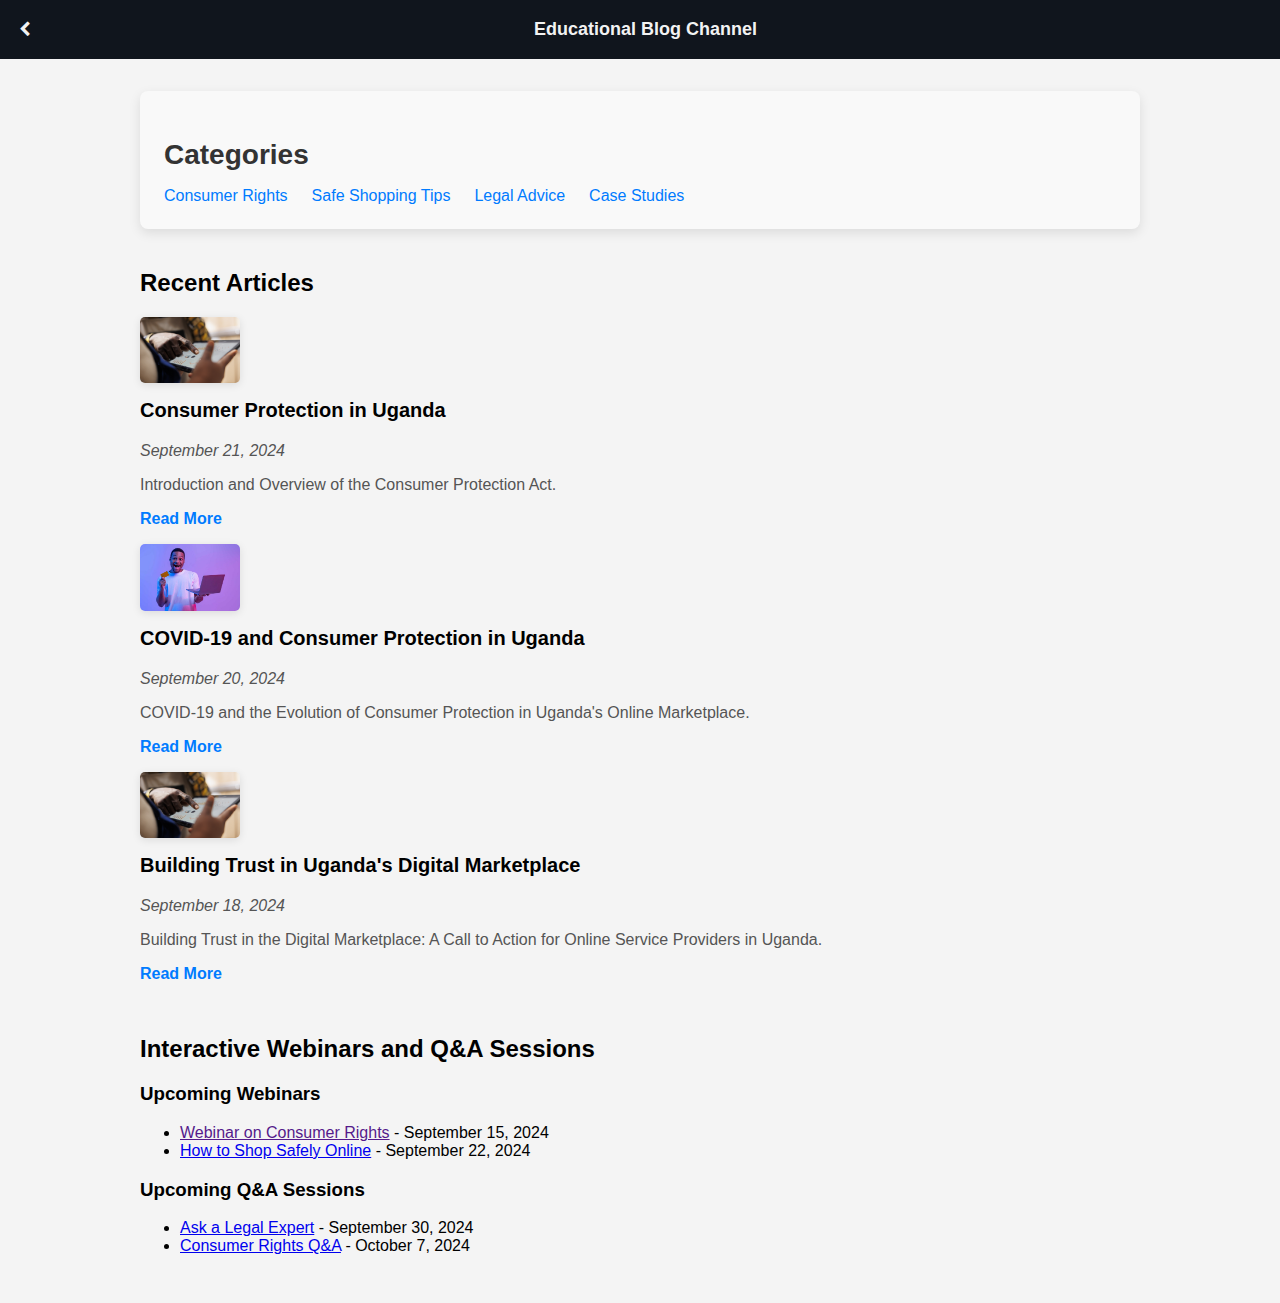
<file: routes/Blog/blog-channel.html>
<!DOCTYPE html>
<html lang="en">
<head>
    <meta charset="UTF-8">
    <meta name="viewport" content="width=device-width, initial-scale=1.0">
    <title>Educational Blog Channel</title>
    <link rel="stylesheet" href="./blog-channel.css">
    <link rel="stylesheet" href="https://cdnjs.cloudflare.com/ajax/libs/font-awesome/4.7.0/css/font-awesome.min.css">
</head>
<body>
    <header class="sub-page-header">
        <div class="prev-page">
            <i class="fa fa-chevron-left"></i>
        </div>
        <h1>Educational Blog Channel</h1>
    </header>
    <main>
        <section class="categories">
            <h2>Categories</h2>
            <ul>
                <li><a href="#" data-category="consumer-rights">Consumer Rights</a></li>
                <li><a href="#" data-category="safe-shopping">Safe Shopping Tips</a></li>
                <li><a href="#" data-category="legal-advice">Legal Advice</a></li>
                <li><a href="#" data-category="case-studies">Case Studies</a></li>
            </ul>
        </section>
        <section class="recent-articles">
            <h2>Recent Articles</h2>
            <div id="articles-list">
                <!-- Articles will be displayed here -->
            </div>
        </section>

        <section class="interactive">
            <h2>Interactive Webinars and Q&A Sessions</h2>
            <div class="webinars">
                <h3>Upcoming Webinars</h3>
                <ul>
                    <li><a href="">Webinar on Consumer Rights</a> - September 15, 2024</li>
                    <li><a href="#">How to Shop Safely Online</a> - September 22, 2024</li>
                </ul>
            </div>
            <div class="qa-sessions">
                <h3>Upcoming Q&A Sessions</h3>
                <ul>
                    <li><a href="#">Ask a Legal Expert</a> - September 30, 2024</li>
                    <li><a href="#">Consumer Rights Q&A</a> - October 7, 2024</li>
                </ul>
            </div>
        </section>
    </main>
    <script src="./blog-channel.js"></script>
</body>
</html>
</file>
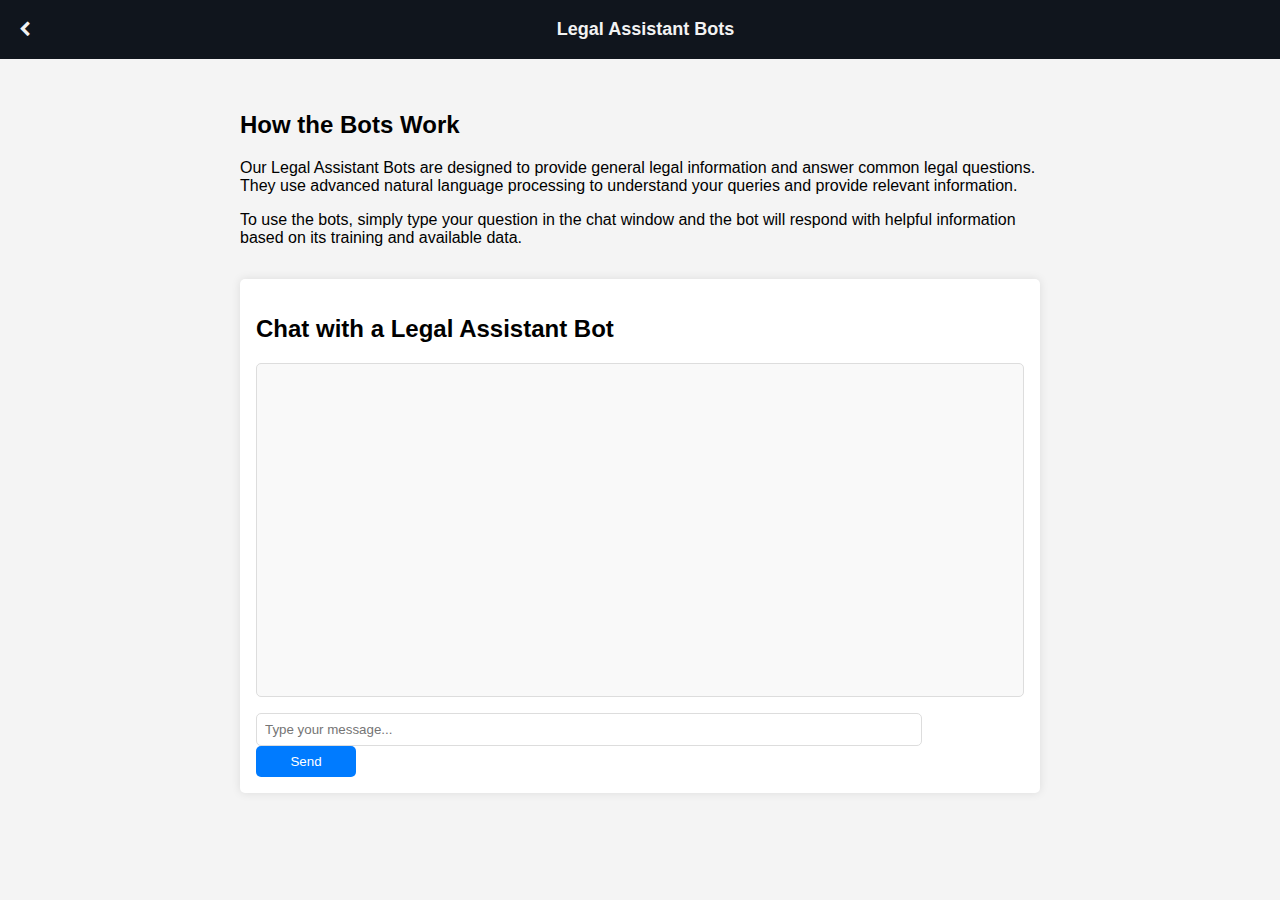
<file: routes/Bots/legal-assistant.html>
<!DOCTYPE html>
<html lang="en">
<head>
    <meta charset="UTF-8">
    <meta name="viewport" content="width=device-width, initial-scale=1.0">
    <title>Legal Assistant Bots</title>
    <link rel="stylesheet" href="./legal-assistant.css">
    <link rel="stylesheet" href="https://cdnjs.cloudflare.com/ajax/libs/font-awesome/4.7.0/css/font-awesome.min.css">
</head>
<body>

    <header class="sub-page-header">
            <div class="prev-page">
                <i class="fa fa-chevron-left"></i>
            </div>
            <h1>Legal Assistant Bots</h1>
        </header>
    <main>
        <section class="overview">
            <h2>How the Bots Work</h2>
            <p>Our Legal Assistant Bots are designed to provide general legal information and answer common legal questions. They use advanced natural language processing to understand your queries and provide relevant information.</p>
            <p>To use the bots, simply type your question in the chat window and the bot will respond with helpful information based on its training and available data.</p>
        </section>
        <section class="chat-container">
            <h2>Chat with a Legal Assistant Bot</h2>
            <div id="chatBox" class="chat-box">
                <!-- Chat messages will appear here -->
            </div>
            <input type="text" id="userInput" placeholder="Type your message..." />
            <button id="sendMessage">Send</button>
        </section>
    </main>
    <script src="./legal-assistant.js"></script>
</body>
</html>
</file>
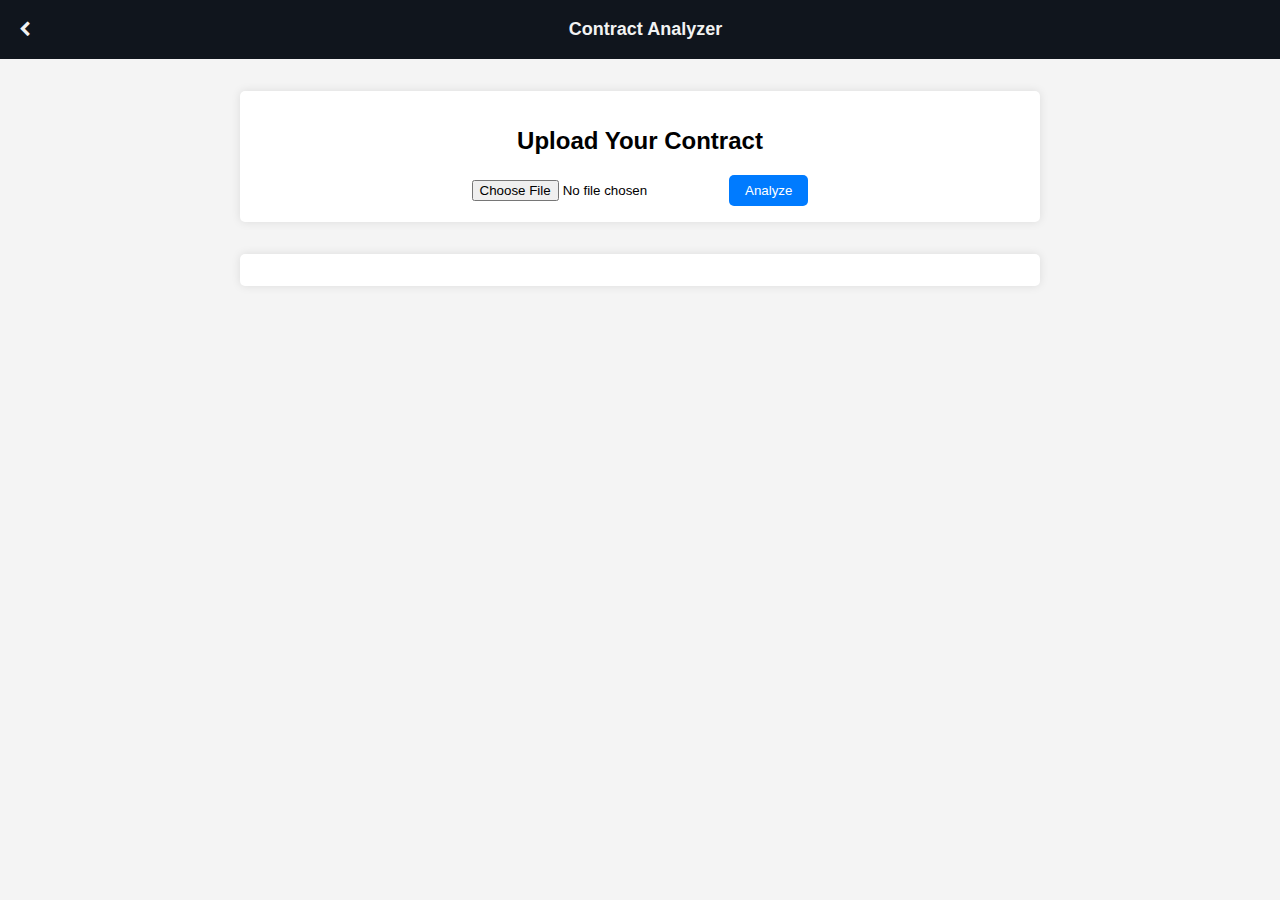
<file: routes/Contract/contract-analyzer.html>
<!DOCTYPE html>
<html lang="en">
<head>
    <meta charset="UTF-8">
    <meta name="viewport" content="width=device-width, initial-scale=1.0">
    <title>Contract Analyzer</title>
    <link rel="stylesheet" href="contract-analyzer.css">
    <link rel="stylesheet" href="https://cdnjs.cloudflare.com/ajax/libs/font-awesome/4.7.0/css/font-awesome.min.css">
</head>
<body>

    <header class="sub-page-header">
            <div class="prev-page">
                <i class="fa fa-chevron-left"></i>
            </div>
            <h1>Contract Analyzer</h1>
        </header>
    <main>
        <div class="upload-container">
            <h2>Upload Your Contract</h2>
            <input type="file" id="fileInput" accept=".txt,.pdf" />
            <button id="analyzeBtn">Analyze</button>
        </div>
        <div id="results" class="results">
            <!-- Analysis results will be displayed here -->
        </div>
    </main>
    <script src="contract-analyzer.js"></script>
</body>
</html>
</file>
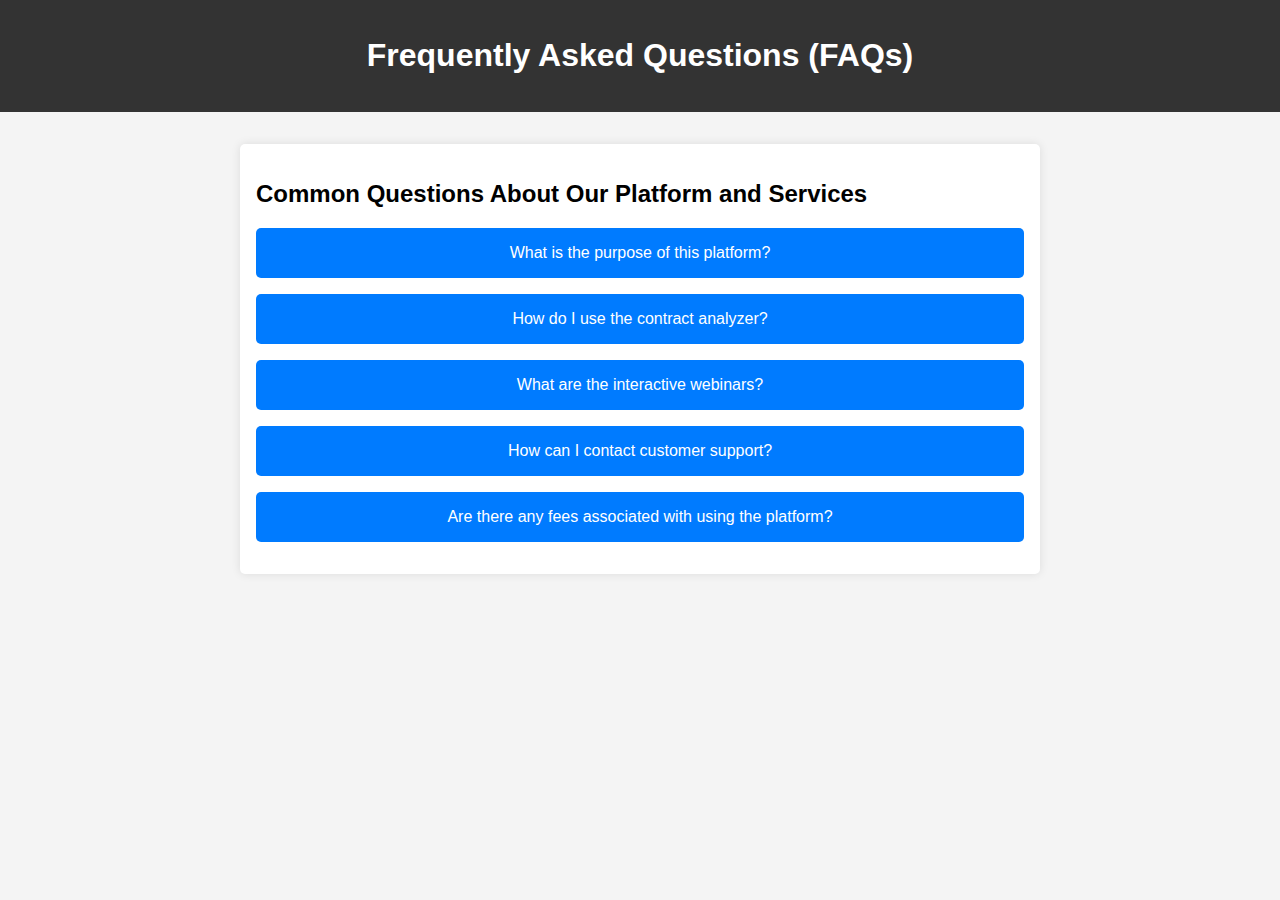
<file: routes/Faqs/faqs.html>
<!DOCTYPE html>
<html lang="en">
<head>
    <meta charset="UTF-8">
    <meta name="viewport" content="width=device-width, initial-scale=1.0">
    <title>FAQs - Platform and Services</title>
    <link rel="stylesheet" href="faqs.css">
</head>
<body>
    <header>
        <h1>Frequently Asked Questions (FAQs)</h1>
    </header>
    <main>
        <section class="faq-section">
            <h2>Common Questions About Our Platform and Services</h2>
            <div class="faq">
                <button class="faq-question">What is the purpose of this platform?</button>
                <div class="faq-answer">
                    <p>Our platform provides resources and tools to help users understand and manage their legal rights. We offer articles, tools, and interactive features to assist users with various legal needs.</p>
                </div>
            </div>
            <div class="faq">
                <button class="faq-question">How do I use the contract analyzer?</button>
                <div class="faq-answer">
                    <p>To use the contract analyzer, upload your contract document, and our system will analyze it for key clauses and provide recommendations. The system currently supports text files and basic PDF formats.</p>
                </div>
            </div>
            <div class="faq">
                <button class="faq-question">What are the interactive webinars?</button>
                <div class="faq-answer">
                    <p>Interactive webinars are live sessions where experts discuss various legal topics. You can join these sessions to learn more and ask questions in real-time.</p>
                </div>
            </div>
            <div class="faq">
                <button class="faq-question">How can I contact customer support?</button>
                <div class="faq-answer">
                    <p>You can contact customer support via our contact form on the website or by emailing support@example.com. We are here to assist you with any issues or questions you may have.</p>
                </div>
            </div>
            <div class="faq">
                <button class="faq-question">Are there any fees associated with using the platform?</button>
                <div class="faq-answer">
                    <p>Basic access to the platform is free. Some premium features or detailed services may require a subscription or one-time payment. Please refer to our pricing page for more details.</p>
                </div>
            </div>
        </section>
    </main>
    <script src="faqs.js"></script>
</body>
</html>
</file>
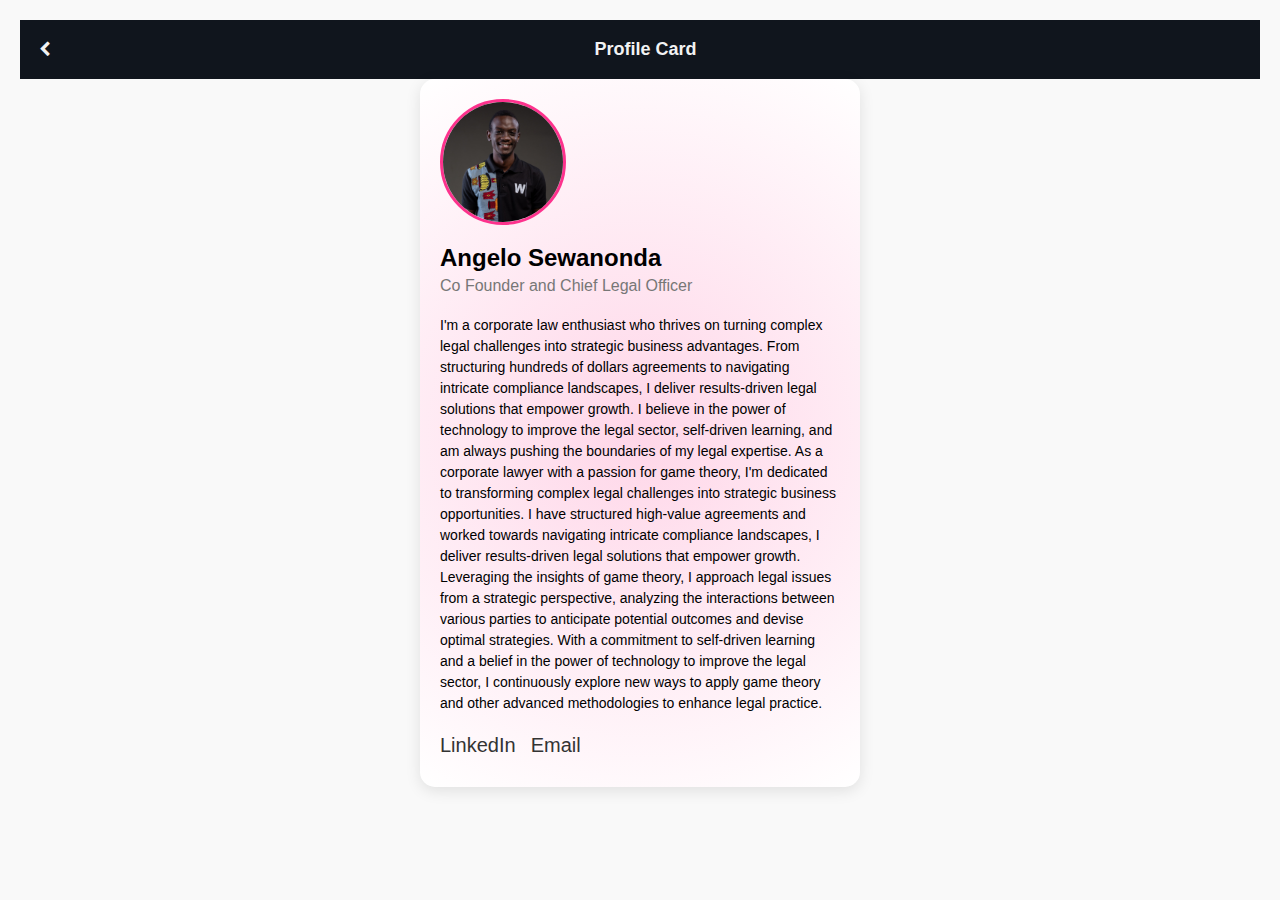
<file: routes/Profiles/Angelo-profile.html>
<!DOCTYPE html>
<html lang="en">
<head>
    <meta charset="UTF-8">
    <meta name="viewport" content="width=device-width, initial-scale=1.0">
    <meta name="description" content="Profile card of Angelo Sewanonda, Co Founder and Chief Legal Officer. A corporate law enthusiast delivering results-driven legal solutions.">
    <meta name="keywords" content="Angelo Sewanonda, Co Founder, Chief Legal Officer, Corporate Law, Legal Solutions, Technology">
    <meta name="author" content="Joseph Muhanguzi">
    <meta property="og:title" content="Angelo Sewanonda" />
    <meta property="og:description" content="Angelo Sewanonda, Co Founder, Chief Legal Officer, Corporate Law, Legal Solutions, Technology." />
    <meta property="og:image" content="../../images/Angelo-Sewanonda.png" />
    <meta property="og:url" content="https://ulinda.com/routes/Profiles/Angelo-profile.html" />
    <meta property="og:type" content="website" />
    <link rel="stylesheet" href="https://cdnjs.cloudflare.com/ajax/libs/font-awesome/4.7.0/css/font-awesome.min.css">

    <title>Profile Card - Angelo Sewanonda</title>
    <style>
        body {
            font-family: Arial, sans-serif;
            background-color: #f9f9f9;
            margin: 0;
            padding: 20px;
        }
        .profile-card {
            background-color: white;
            border-radius: 15px;
            box-shadow: 0 4px 15px rgba(0, 0, 0, 0.1);
            max-width: 400px;
            margin: auto;
            padding: 20px;
            position: relative;
        }

        .profile-card::before {
            content: '';
            position: absolute;
            top: 0;
            left: 0;
            right: 0;
            bottom: 0;
            background: radial-gradient(circle, rgba(253, 50, 141, 0.2), transparent);
            border-radius: 15px;
            z-index: 0;
        }
        .profile-card .content {
            position: relative;
            z-index: 1;
        }
        .profile-image {
            width:120px;
            height:120px;
            border-radius: 50%;
            object-fit: cover;
            object-position: top;
            border: 3px solid rgb(253, 50, 141);
            margin-bottom: 15px;
        }
        h1 {
            font-size: 24px;
            margin: 0;
        }
        .title {
            color: #777;
            margin: 5px 0;
        }
        .about {
            margin: 20px 0;
            font-size: 14px;
            line-height: 1.5;
        }
        .links {
            display: flex;
            gap: 15px;
            margin: 10px 0;
        }
        .links a {
            text-decoration: none;
            color: #333;
            font-size: 20px;
        }
        .pricing {
            font-size: 20px;
            font-weight: bold;
            margin: 20px 0;
        }
        .hire-button {
            background-color: #FFC107;
            color: white;
            padding: 10px 20px;
            border: none;
            border-radius: 5px;
            cursor: pointer;
            font-size: 16px;
        }
        .hire-button:hover {
            background-color: #ffca28;
        }

        .sub-page-header {
    display: flex;
    align-items: center;
    padding: 1.2rem;
    background-color: #10151D;
    color: #f2f2f2;
}

.sub-page-header .prev-page {
    margin-right: auto;
    cursor: pointer;
}

.sub-page-header h1 {
    flex: 1;
    text-align: center;
    margin: 0; 
    font-size: 18px;
}
    </style>
</head>
<body>
    <header class="sub-page-header">
        <div class="prev-page">
            <i class="fa fa-chevron-left"></i>
        </div>
        <h1>Profile Card</h1>
    </header>
<div class="profile-card">
    <div class="content">
        <img src="../../images/Angelo-Sewanonda.png" alt="Profile Image of Angelo Sewanonda" class="profile-image">
        <h1>Angelo Sewanonda</h1>
        <p class="title">Co Founder and Chief Legal Officer</p>
        <p class="about">I'm a corporate law enthusiast who thrives on turning complex legal challenges into strategic business advantages. From structuring hundreds of dollars agreements to navigating intricate compliance landscapes, I deliver results-driven legal solutions that empower growth. I believe in the power of technology to improve the legal sector, self-driven learning, and am always pushing the boundaries of my legal expertise.
            As a corporate lawyer with a passion for game theory, I'm dedicated to transforming complex legal challenges into strategic business opportunities. I have structured high-value agreements and worked towards navigating intricate compliance landscapes, I deliver results-driven legal solutions that empower growth.

Leveraging the insights of game theory, I approach legal issues from a strategic perspective, analyzing the interactions between various parties to anticipate potential outcomes and devise optimal strategies. 


With a commitment to self-driven learning and a belief in the power of technology to improve the legal sector, I continuously explore new ways to apply game theory and other advanced methodologies to enhance legal practice.
        </p>
        <div class="links">
            <a href="https://www.linkedin.com/in/angelo-sewanonda-66b7501b1?utm_source=share&utm_campaign=share_via&utm_content=profile&utm_medium=android_app" target="_blank">LinkedIn</a>
            <a href="mailto:sewanonda@gmail.com">Email</a>
        </div>
    </div>
</div>
<script>
    document.addEventListener('DOMContentLoaded', () => {
    const prevPageButton = document.querySelector('.prev-page');
    prevPageButton.addEventListener('click', () => {
        window.history.back();
    });
});
</script>
</body>
</html>
</file>
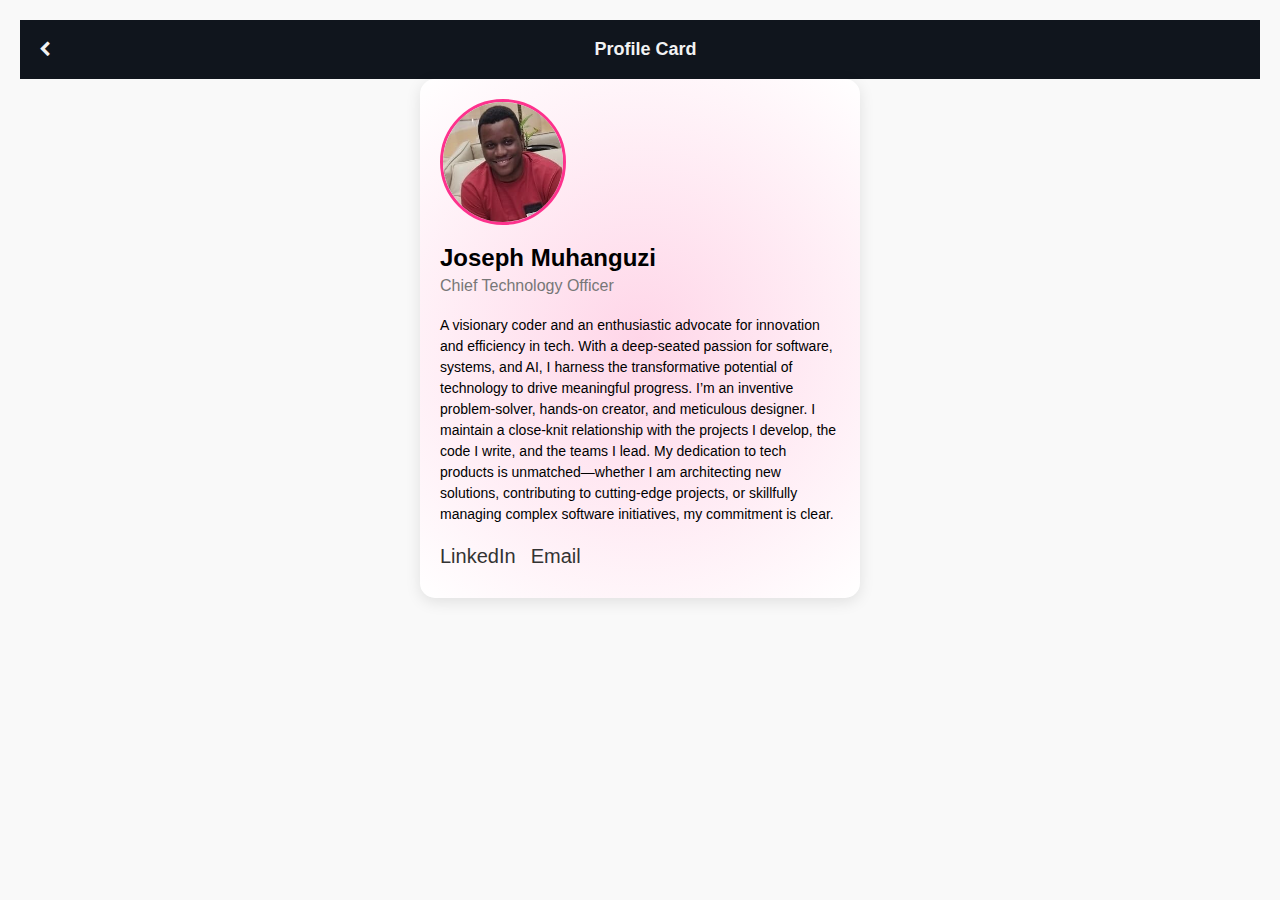
<file: routes/Profiles/Joseph-profile.html>
<!DOCTYPE html>
<html lang="en">
<head>
    <meta charset="UTF-8">
    <meta name="viewport" content="width=device-width, initial-scale=1.0">
    <meta name="description" content="Profile card of Joseph Muhanguzi, Chief Technology Officer. A visionary coder and advocate for innovation in technology.">
    <meta name="keywords" content="Joseph Muhanguzi, Chief Technology Officer, Technology, Software, Innovation, AI">
    <meta name="author" content="Joseph Muhanguzi">
    <meta property="og:title" content="Joseph Muhanguzi"" />
    <meta property="og:description" content="Chief Technology Officer. A visionary coder and advocate for innovation in technology." />
    <meta property="og:image" content="../../images/joshtecs.png" />
    <meta property="og:url" content="https://ulinda.com/routes/Profiles/Joseph-profile.html" />
    <meta property="og:type" content="website" />
    <link rel="stylesheet" href="https://cdnjs.cloudflare.com/ajax/libs/font-awesome/4.7.0/css/font-awesome.min.css">

    <title>Profile Card - Joseph Muhanguzi</title>
    <style>
        body {
            font-family: Arial, sans-serif;
            background-color: #f9f9f9;
            margin: 0;
            padding: 20px;
        }
        .profile-card {
            background-color: white;
            border-radius: 15px;
            box-shadow: 0 4px 15px rgba(0, 0, 0, 0.1);
            max-width: 400px;
            margin: auto;
            padding: 20px;
            position: relative;
        }
        .profile-card::before {
            content: '';
            position: absolute;
            top: 0;
            left: 0;
            right: 0;
            bottom: 0;
            background: radial-gradient(circle, rgba(253, 50, 141, 0.2), transparent);
            border-radius: 15px;
            z-index: 0;
        }
        .profile-card .content {
            position: relative;
            z-index: 1;
        }
        .profile-image {
            width: 120px;
            height: 120px;
            border-radius: 50%;
            object-fit: cover;
            object-position: top;
            border: 3px solid rgb(253, 50, 141);
            margin-bottom: 15px;
        }
        h1 {
            font-size: 24px;
            margin: 0;
        }
        .title {
            color: #777;
            margin: 5px 0;
        }
        .about {
            margin: 20px 0;
            font-size: 14px;
            line-height: 1.5;
        }
        .links {
            display: flex;
            gap: 15px;
            margin: 10px 0;
        }
        .links a {
            text-decoration: none;
            color: #333;
            font-size: 20px;
        }
        .pricing {
            font-size: 20px;
            font-weight: bold;
            margin: 20px 0;
        }
        .hire-button {
            background-color: #FFC107;
            color: white;
            padding: 10px 20px;
            border: none;
            border-radius: 5px;
            cursor: pointer;
            font-size: 16px;
        }
        .hire-button:hover {
            background-color: #ffca28;
        }

        .sub-page-header {
    display: flex;
    align-items: center;
    padding: 1.2rem;
    background-color: #10151D;
    color: #f2f2f2;
}

.sub-page-header .prev-page {
    margin-right: auto;
    cursor: pointer;
}

.sub-page-header h1 {
    flex: 1;
    text-align: center;
    margin: 0; 
    font-size: 18px;
}
    </style>
</head>
<body>
    <header class="sub-page-header">
        <div class="prev-page">
            <i class="fa fa-chevron-left"></i>
        </div>
        <h1>Profile Card</h1>
    </header>
<div class="profile-card">
    <div class="content">
        <img src="../../images/joshtecs.png" alt="Profile Image of Joseph Muhanguzi" class="profile-image">
        <h1>Joseph Muhanguzi</h1>
        <p class="title">Chief Technology Officer</p>
        <p class="about">A visionary coder and an enthusiastic advocate for innovation and efficiency in tech. With a deep-seated passion for software, systems, and AI, I harness the transformative potential of technology to drive meaningful progress. I’m an inventive problem-solver, hands-on creator, and meticulous designer. I maintain a close-knit relationship with the projects I develop, the code I write, and the teams I lead. My dedication to tech products is unmatched—whether I am architecting new solutions, contributing to cutting-edge projects, or skillfully managing complex software initiatives, my commitment is clear.</p>
        <div class="links">
            <a href="https://www.linkedin.com/in/josephwinner/" target="_blank">LinkedIn</a>
            <a href="mailto:info.joshtecs@gmail.com">Email</a>
        </div>
    </div>
</div>
<script>
    document.addEventListener('DOMContentLoaded', () => {
    const prevPageButton = document.querySelector('.prev-page');
    prevPageButton.addEventListener('click', () => {
        window.history.back();
    });
});
</script>
</body>
</html>
</file>
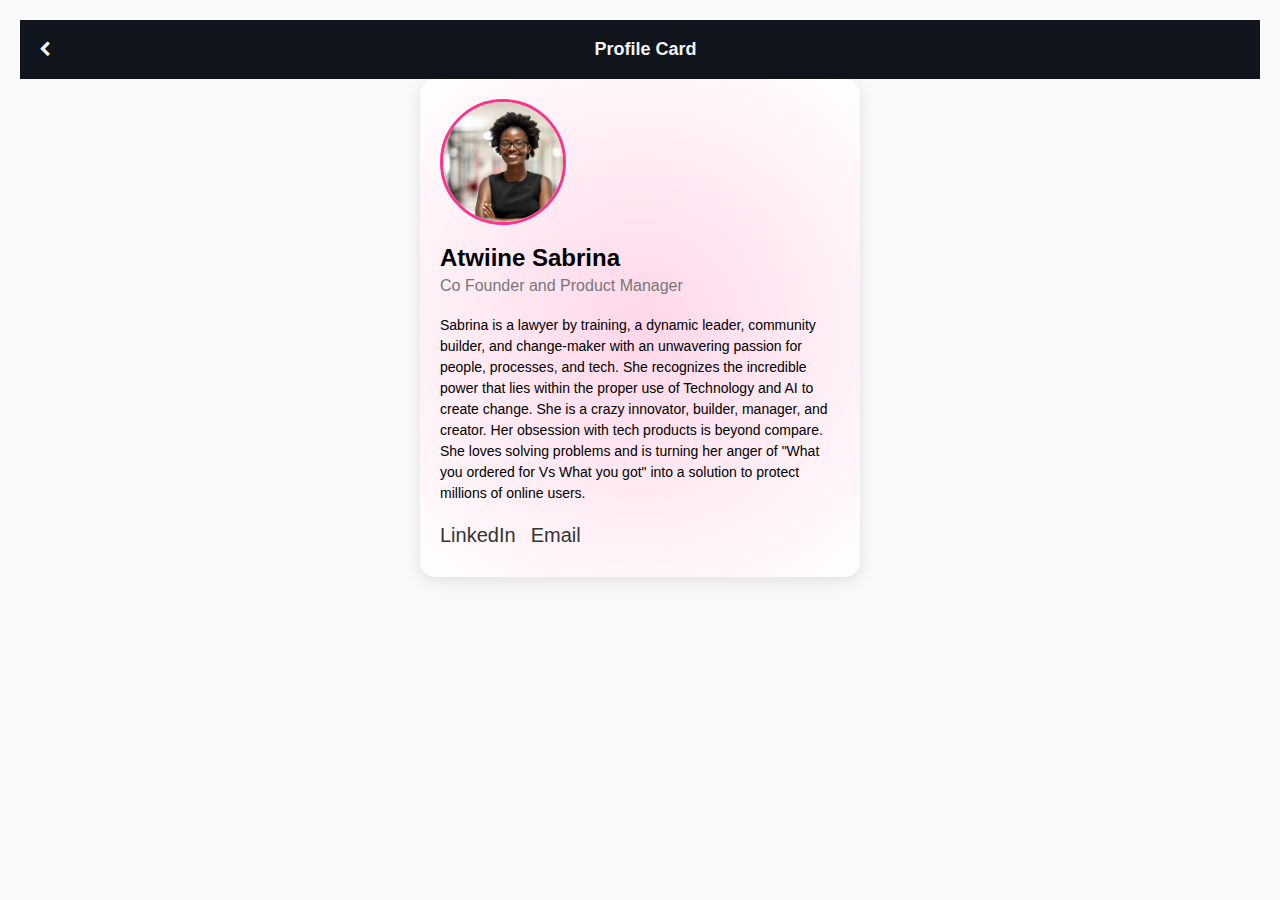
<file: routes/Profiles/Sabrina-profile.html>
<!DOCTYPE html>
<html lang="en">
<head>
    <meta charset="UTF-8">
    <meta name="viewport" content="width=device-width, initial-scale=1.0">
    <meta name="description" content="Profile card of Atwiine Sabrina, Co Founder and Product Manager. A dynamic leader with a passion for technology and community building.">
    <meta name="keywords" content="Atwiine Sabrina, Co Founder, Product Manager, Technology, Community Building, Innovation">
    <meta name="author" content="Atwiine Sabrina">
    <meta property="og:title" content="Atwiine Sabrina"" />
    <meta property="og:description" content="Atwiine Sabrina, Co Founder, Product Manager, Technology, Community Building, Innovation" />
    <meta property="og:image" content="../../images/Atwine-Sabrina.png" />
    <meta property="og:url" content="https://ulinda.com/routes/Profiles/Sabrina-profile.html" />
    <meta property="og:type" content="website" />
    <link rel="stylesheet" href="https://cdnjs.cloudflare.com/ajax/libs/font-awesome/4.7.0/css/font-awesome.min.css">

    <title>Profile Card - Atwiine Sabrina</title>
    <style>
        body {
            font-family: Arial, sans-serif;
            background-color: #f9f9f9;
            margin: 0;
            padding: 20px;
        }
        .profile-card {
            background-color: white;
            border-radius: 15px;
            box-shadow: 0 4px 15px rgba(0, 0, 0, 0.1);
            max-width: 400px;
            margin: auto;
            padding: 20px;
            position: relative;
        }
        .profile-card::before {
            content: '';
            position: absolute;
            top: 0;
            left: 0;
            right: 0;
            bottom: 0;
            background: radial-gradient(circle, rgba(253, 50, 141, 0.2), transparent);
            border-radius: 15px;
            z-index: 0;
        }
        .profile-card .content {
            position: relative;
            z-index: 1;
        }
        .profile-image {
            width: 120px;
            height: 120px;
            object-fit: cover;
            object-position: top;
            border-radius: 50%;
            border: 3px solid rgb(253, 50, 141);
            margin-bottom: 15px;
        }
        h1 {
            font-size: 24px;
            margin: 0;
        }
        .title {
            color: #777;
            margin: 5px 0;
        }
        .about {
            margin: 20px 0;
            font-size: 14px;
            line-height: 1.5;
        }
        .links {
            display: flex;
            gap: 15px;
            margin: 10px 0;
        }
        .links a {
            text-decoration: none;
            color: #333;
            font-size: 20px;
        }
        .pricing {
            font-size: 20px;
            font-weight: bold;
            margin: 20px 0;
        }
        .hire-button {
            background-color: #FFC107;
            color: white;
            padding: 10px 20px;
            border: none;
            border-radius: 5px;
            cursor: pointer;
            font-size: 16px;
        }
        .hire-button:hover {
            background-color: #ffca28;
        }

        .sub-page-header {
    display: flex;
    align-items: center;
    padding: 1.2rem;
    background-color: #10151D;
    color: #f2f2f2;
}

.sub-page-header .prev-page {
    margin-right: auto;
    cursor: pointer;
}

.sub-page-header h1 {
    flex: 1;
    text-align: center;
    margin: 0; 
    font-size: 18px;
}
    </style>
</head>
<body>
    <header class="sub-page-header">
        <div class="prev-page">
            <i class="fa fa-chevron-left"></i>
        </div>
        <h1>Profile Card</h1>
    </header>
<div class="profile-card">
    <div class="content">
        <img src="../../images/Atwine-Sabrina.png" alt="Profile Image of Atwiine Sabrina" class="profile-image">
        <h1>Atwiine Sabrina</h1>
        <p class="title">Co Founder and Product Manager</p>
        <p class="about">Sabrina is a lawyer by training, a dynamic leader, community builder, and change-maker with an unwavering passion for people, processes, and tech. She recognizes the incredible power that lies within the proper use of Technology and AI to create change. She is a crazy innovator, builder, manager, and creator. Her obsession with tech products is beyond compare. She loves solving problems and is turning her anger of "What you ordered for Vs What you got" into a solution to protect millions of online users.</p>
        <div class="links">
            <a href="https://www.linkedin.com/in/sabrina-atwiine-91541116b?utm_source=share&utm_campaign=share_via&utm_content=profile&utm_medium=android_app" target="_blank">LinkedIn</a>
            <a href="mailto:sabrina@example.com">Email</a>
        </div>
    </div>
</div>
<script>
    document.addEventListener('DOMContentLoaded', () => {
    const prevPageButton = document.querySelector('.prev-page');
    prevPageButton.addEventListener('click', () => {
        window.history.back();
    });
});
</script>
</body>
</html>
</file>
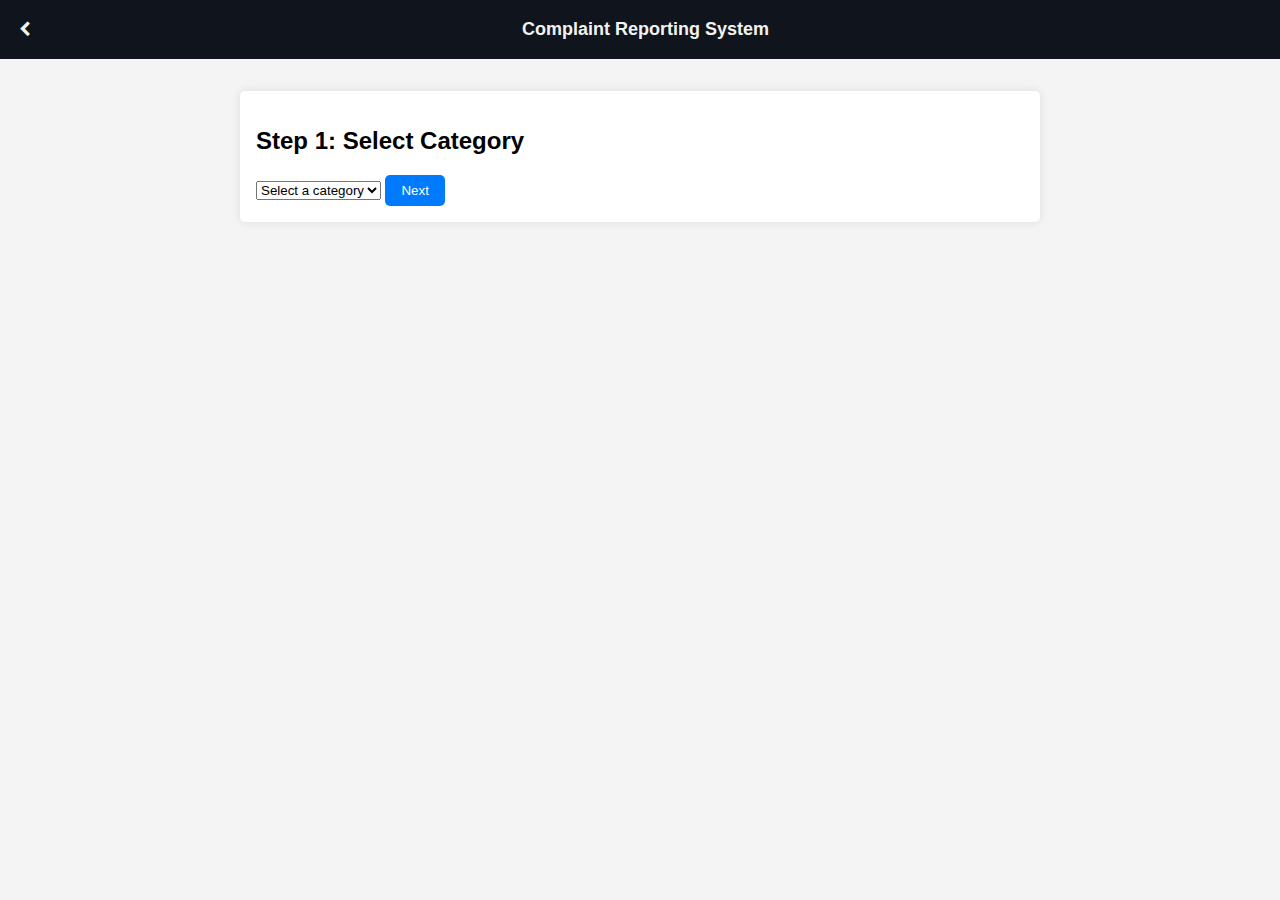
<file: routes/Reporting/reporting.html>
<!DOCTYPE html>
<html lang="en">
<head>
    <meta charset="UTF-8">
    <meta name="viewport" content="width=device-width, initial-scale=1.0">
    <title>E-Shield: Legal Tech Platform for Consumer Protection in Uganda</title>
  <meta name="description" content="E-Shield is Uganda's premier legal tech platform dedicated to empowering consumers in the digital marketplace. Access verified service providers, file complaints, interact with legal assistant bots, analyze contracts, and learn about consumer rights. Protect yourself online with E-Shield.">
<meta name="keywords" content="Consumer Protection Uganda, Legal Tech Platform, Online Fraud Prevention, Verified Service Providers, Legal Assistance Bots, Contract Analyzer, Consumer Rights Uganda, E-Shield">
<meta name="keywords" content="Consumer Protection Uganda, Legal Tech Platform, Online Fraud Prevention, Verified Service Providers, Legal Assistance Bots, Contract Analyzer, Consumer Rights Uganda, E-Shield">
<meta name="robots" content="index, follow">
<meta name="author" content="E-Shield Team">
<meta property="og:title" content="E-Shield: Legal Tech Platform for Consumer Protection in Uganda">
<meta property="og:description" content="Empowering Ugandan consumers in the digital marketplace with tools and resources to protect their rights. Access verified service providers, file complaints, and more with E-Shield.">
<meta property="og:image" content="URL_to_image">
<meta property="og:url" content="https://www.e-shield.ug">
<meta property="og:type" content="website">
<meta name="twitter:card" content="summary_large_image">
<meta name="twitter:title" content="E-Shield: Legal Tech Platform for Consumer Protection in Uganda">
<meta name="twitter:description" content="Protect yourself online with E-Shield. Access verified service providers, file complaints, and get legal advice tailored for Ugandan consumers.">
<meta name="twitter:image" content="URL_to_image">
<meta name="twitter:site" content="@eshieldug">
    <link rel="stylesheet" href="./reporting.css">
    <link rel="stylesheet" href="https://cdnjs.cloudflare.com/ajax/libs/font-awesome/4.7.0/css/font-awesome.min.css">
</head>
<body>

    <header class="sub-page-header">
            <div class="prev-page">
                <i class="fa fa-chevron-left"></i>
            </div>
            <h1>Complaint Reporting System</h1>
        </header>
    <main>
        <div id="stepContainer">
            <div id="step1" class="step">
                <h2>Step 1: Select Category</h2>
                <select id="category">
                    <option value="">Select a category</option>
                    <option value="service">Service Quality</option>
                    <option value="billing">Billing Issues</option>
                    <option value="other">Other</option>
                </select>
                <button id="next1">Next</button>
            </div>
            <div id="step2" class="step" style="display: none;">
                <h2>Step 2: Provide Details</h2>
                <textarea id="details" rows="4" placeholder="Enter complaint details..."></textarea>
                <button id="prev2">Previous</button>
                <button id="next2">Next</button>
            </div>
            <div id="step3" class="step" style="display: none;">
                <h2>Step 3: Submit</h2>
                <p><strong>Category:</strong> <span id="reviewCategory"></span></p>
                <p><strong>Details:</strong></p>
                <p id="reviewDetails"></p>
                <button id="prev3">Previous</button>
                <button id="submit">Submit</button>
            </div>
            <div id="confirmation" class="step" style="display: none;">
                <h2>Thank you for your submission!</h2>
                <p>Your complaint has been recorded. We will get back to you shortly.</p>
            </div>
        </div>
    </main>
    <script src="./reporting.js"></script>
</body>
</html>
</file>
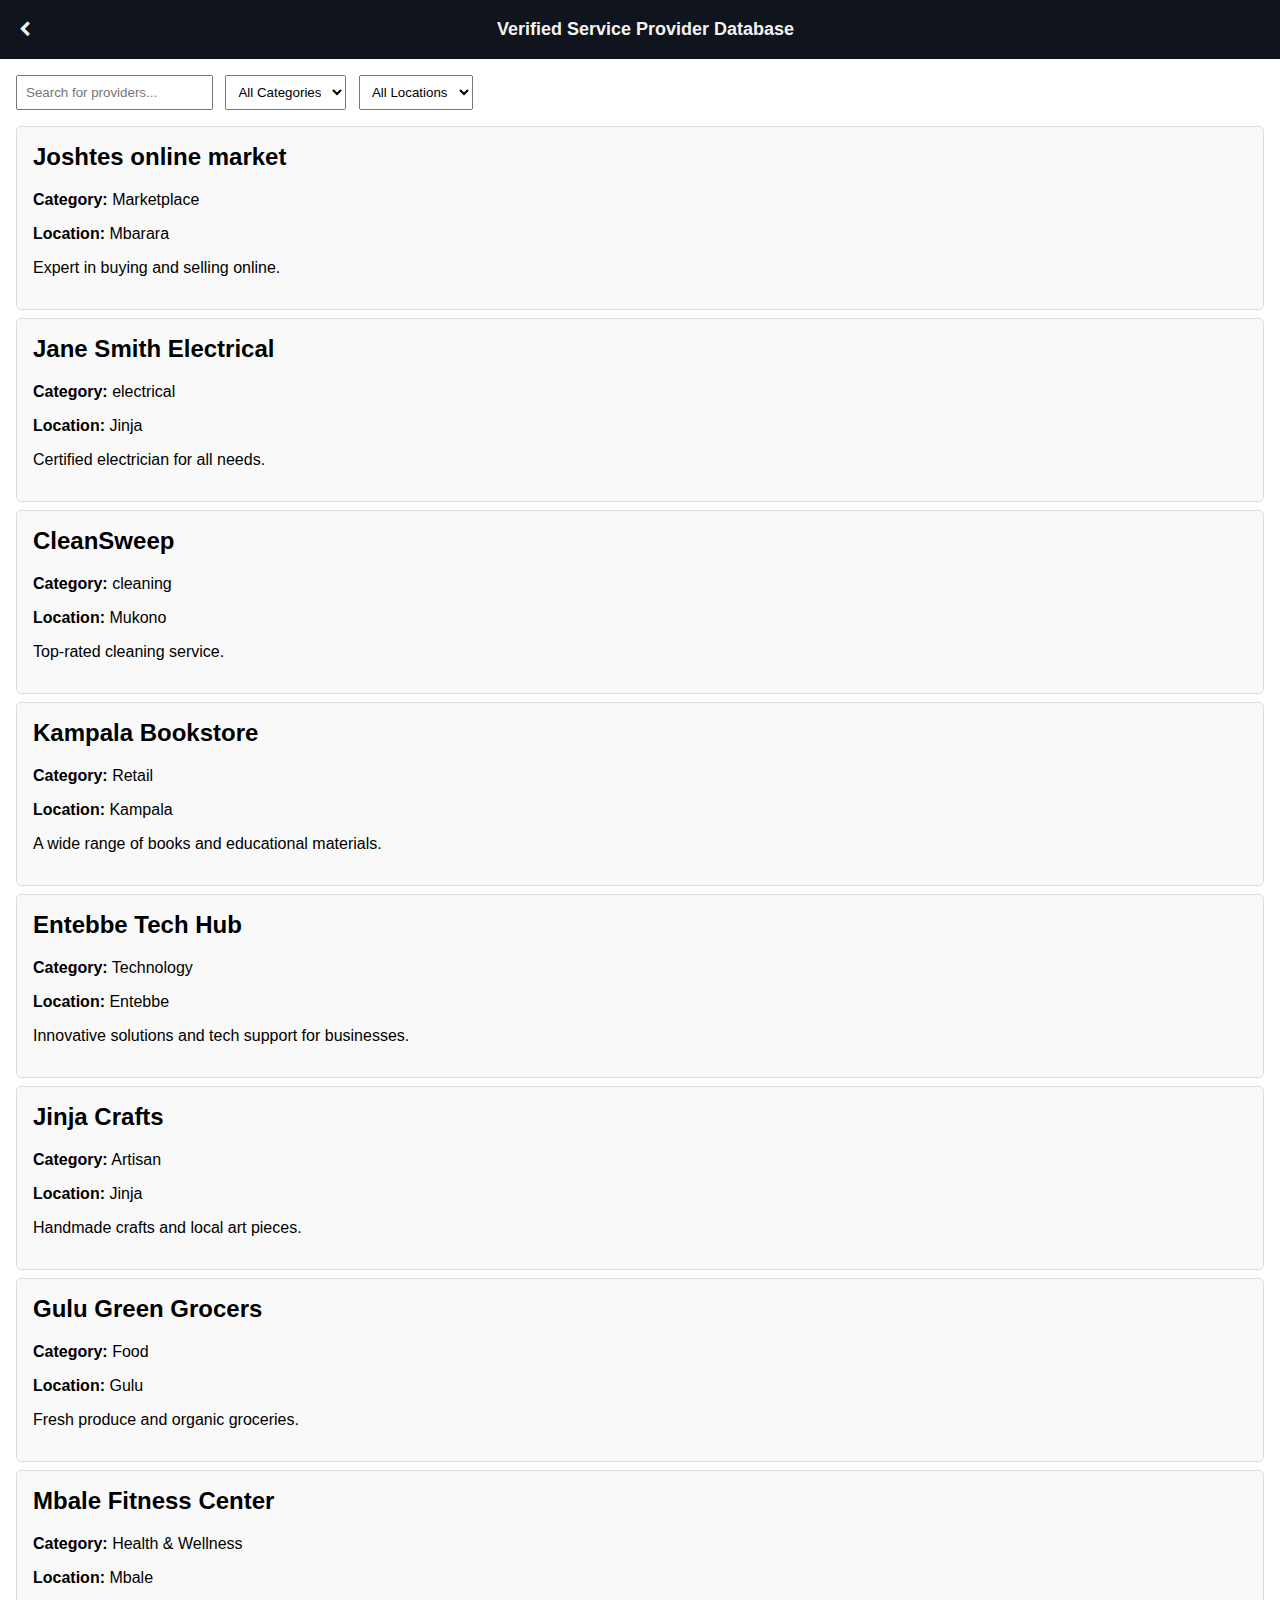
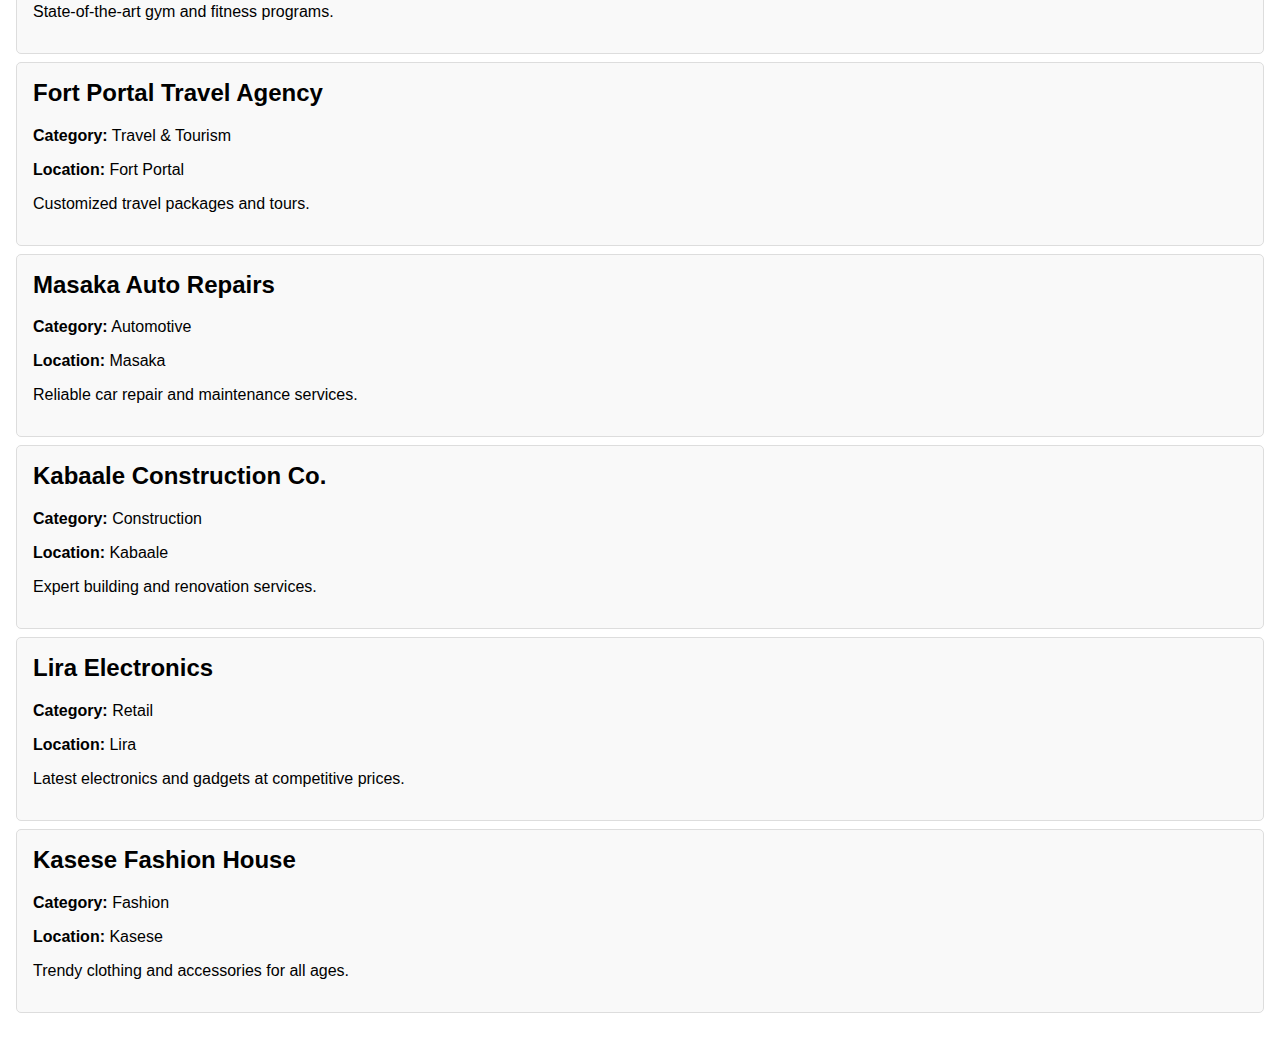
<file: routes/Serviceproviders/VerifiedServiceProvider.html>
<!DOCTYPE html>
<html lang="en">

<head>
    <meta charset="UTF-8">
    <meta name="viewport" content="width=device-width, initial-scale=1.0">
    <title>E-Shield: Legal Tech Platform for Consumer Protection in Uganda</title>
    <meta name="description"
        content="E-Shield is Uganda's premier legal tech platform dedicated to empowering consumers in the digital marketplace. Access verified service providers, file complaints, interact with legal assistant bots, analyze contracts, and learn about consumer rights. Protect yourself online with E-Shield.">
    <meta name="keywords"
        content="Consumer Protection Uganda, Legal Tech Platform, Online Fraud Prevention, Verified Service Providers, Legal Assistance Bots, Contract Analyzer, Consumer Rights Uganda, E-Shield">
    <meta name="keywords"
        content="Consumer Protection Uganda, Legal Tech Platform, Online Fraud Prevention, Verified Service Providers, Legal Assistance Bots, Contract Analyzer, Consumer Rights Uganda, E-Shield">
    <meta name="robots" content="index, follow">
    <meta name="author" content="E-Shield Team">
    <meta property="og:title" content="E-Shield: Legal Tech Platform for Consumer Protection in Uganda">
    <meta property="og:description"
        content="Empowering Ugandan consumers in the digital marketplace with tools and resources to protect their rights. Access verified service providers, file complaints, and more with E-Shield.">
    <meta property="og:image" content="URL_to_image">
    <meta property="og:url" content="https://www.e-shield.ug">
    <meta property="og:type" content="website">
    <meta name="twitter:card" content="summary_large_image">
    <meta name="twitter:title" content="E-Shield: Legal Tech Platform for Consumer Protection in Uganda">
    <meta name="twitter:description"
        content="Protect yourself online with E-Shield. Access verified service providers, file complaints, and get legal advice tailored for Ugandan consumers.">
    <meta name="twitter:image" content="URL_to_image">
    <meta name="twitter:site" content="@eshieldug">
    <link rel="stylesheet" href="./VerifiedServiceProvider.css">
    <link rel="stylesheet" href="https://cdnjs.cloudflare.com/ajax/libs/font-awesome/4.7.0/css/font-awesome.min.css">
</head>

<body>

    <header class="sub-page-header">
            <div class="prev-page">
                <i class="fa fa-chevron-left"></i>
            </div>
            <h1>Verified Service Provider Database</h1>
        </header>
    <main>
        <div class="search-container">
            <input type="text" id="searchInput" placeholder="Search for providers...">
            <select id="categoryFilter">
                <option value="">All Categories</option>
                <option value="plumbing">Plumbing</option>
                <option value="electrical">Electrical</option>
                <option value="cleaning">Cleaning</option>
            </select>
            <select id="locationFilter">
                <option value="">All Locations</option>
                <option value="new-york">New York</option>
                <option value="los-angeles">Los Angeles</option>
                <option value="chicago">Chicago</option>
            </select>
        </div>
        <div id="providerList" class="provider-list">
            <!-- Providers will be listed here -->
        </div>
    </main>
    <script src="./script.js"></script>
</body>

</html>
</file>
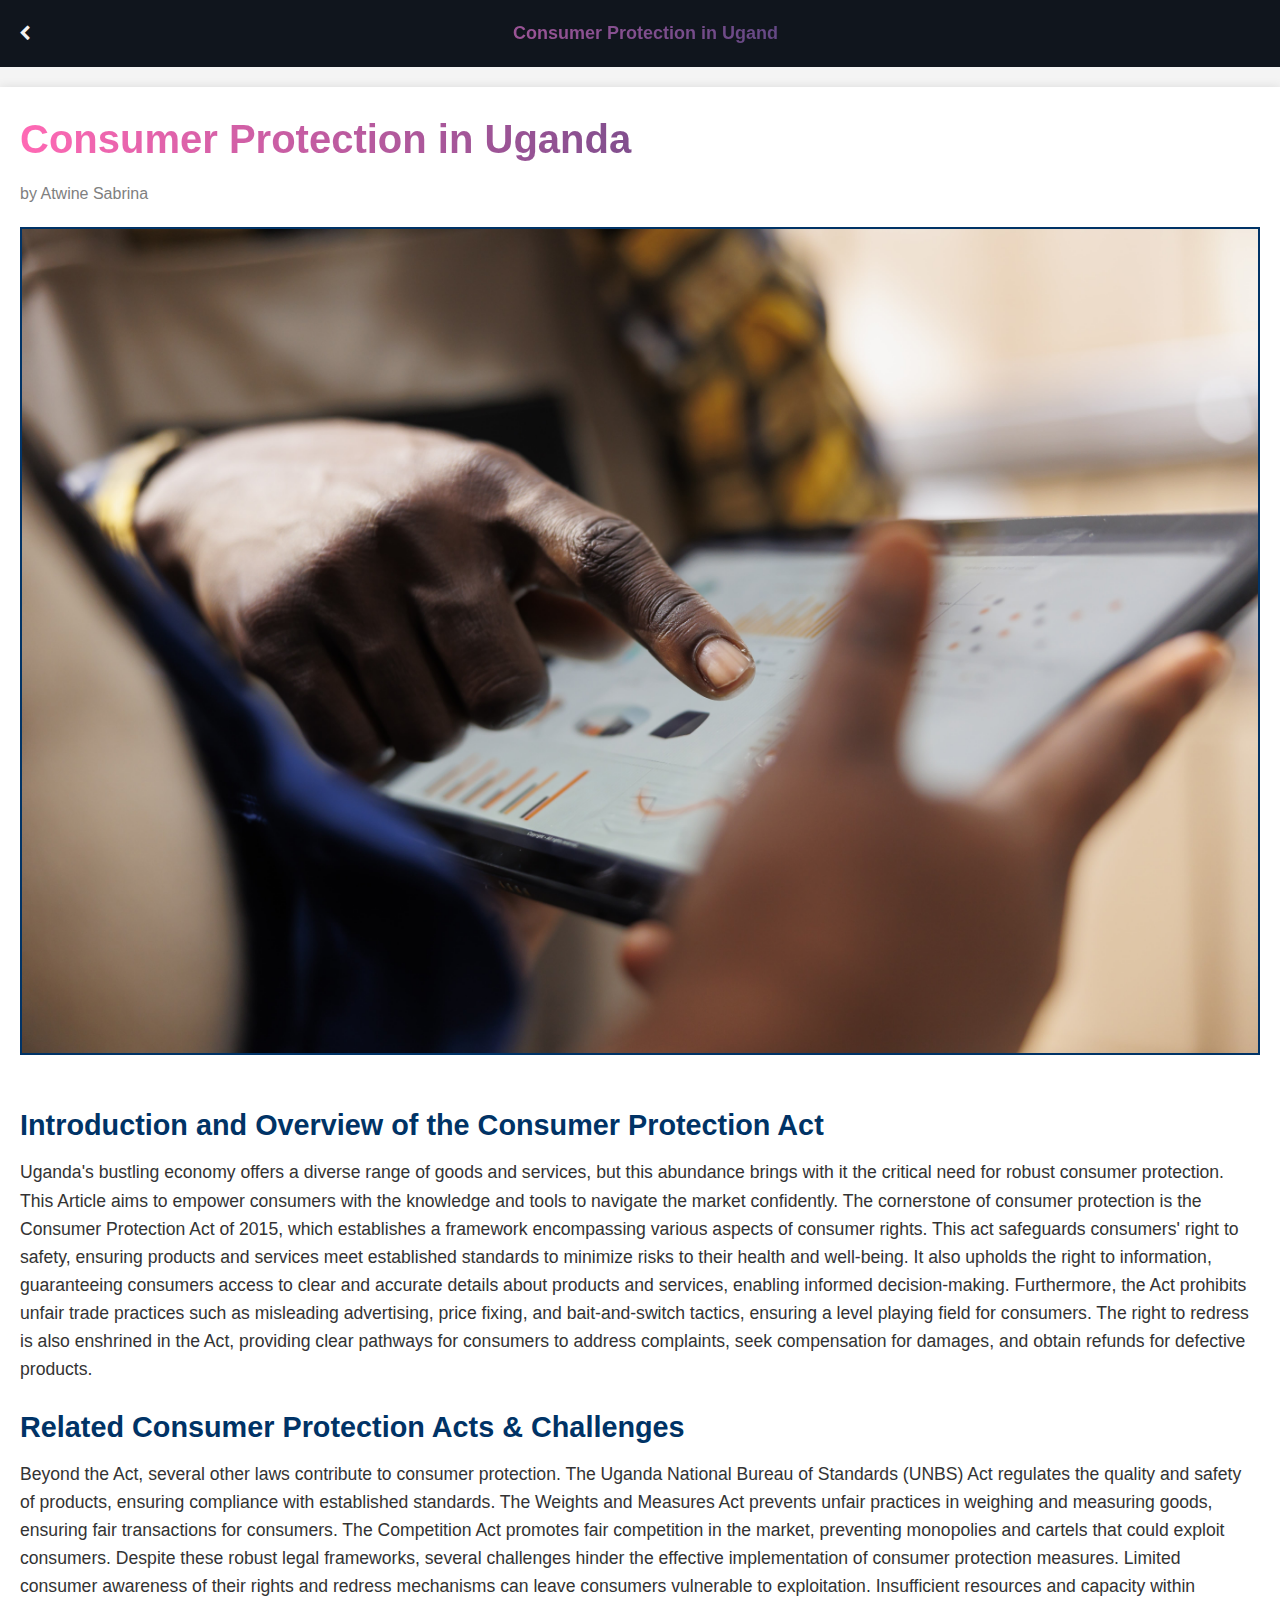
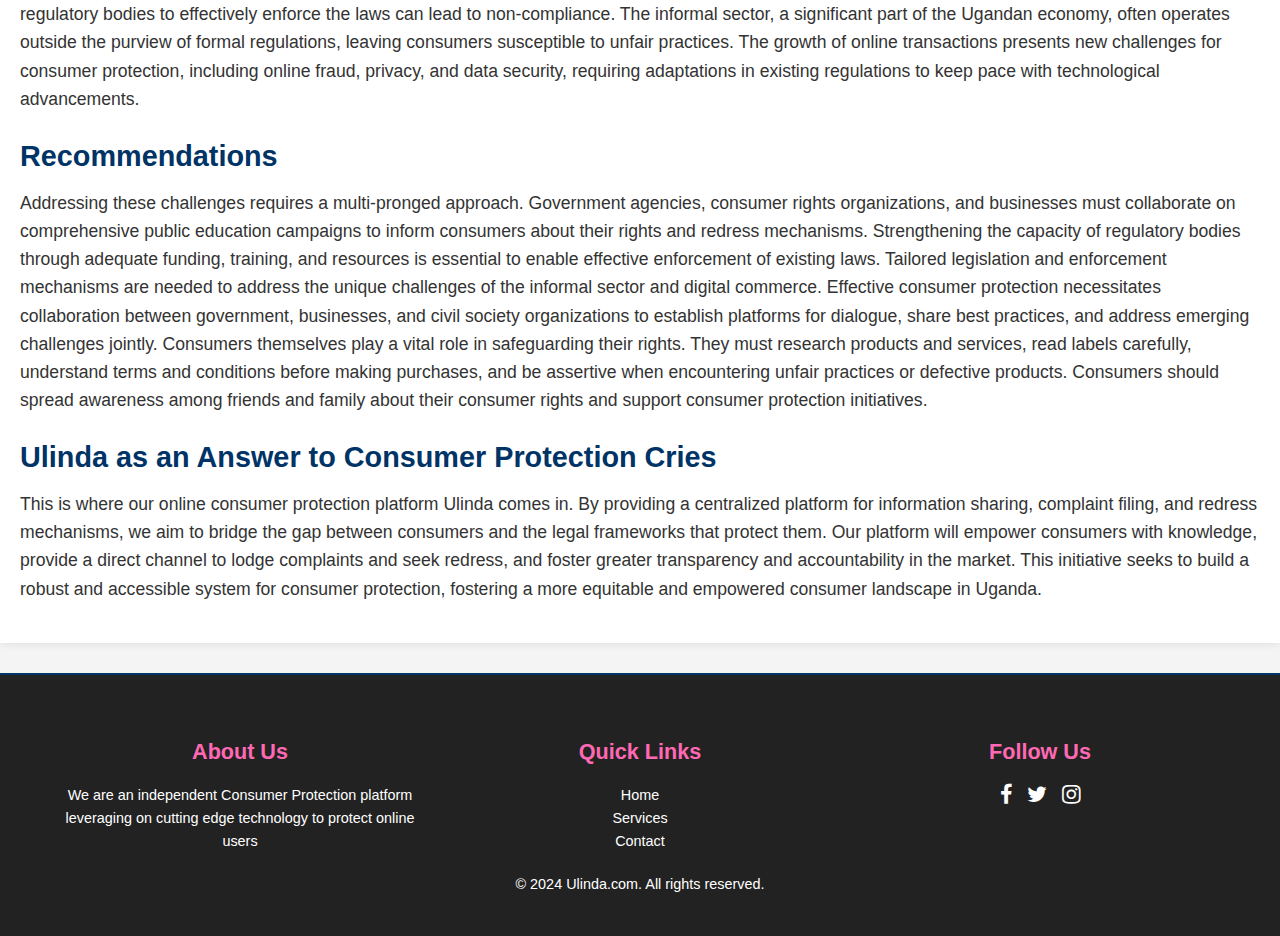
<file: routes/Blogposts/Consumerprotection/consumerprotection.html>
<!DOCTYPE html>
<html lang="en">
<head>
    <meta charset="UTF-8">
    <meta name="viewport" content="width=device-width, initial-scale=1.0">
    <title>Consumer Protection in Uganda</title>
    <link rel="stylesheet" href="./consumerprotection.css">
    <link rel="stylesheet" href="../../../index.css">
    <link rel="stylesheet" href="https://cdnjs.cloudflare.com/ajax/libs/font-awesome/4.7.0/css/font-awesome.min.css">
<style>
    .sub-page-header {
    display: flex;
    align-items: center;
    padding: 1.2rem;
    background-color: #10151D;
    color: #f2f2f2;
}

.sub-page-header .prev-page {
    margin-right: auto;
    cursor: pointer;
}

.sub-page-header h1 {
    flex: 1;
    text-align: center;
    margin: 0; 
    font-size: 18px;
}

</style>
</head>
<body>
    <header class="sub-page-header">
        <div class="prev-page">
            <i class="fa fa-chevron-left"></i>
        </div>
        <h1>Consumer Protection in Ugand</h1>
    </header>
    <div class="container">
        <header>
            <h1>Consumer Protection in Uganda</h1>
            <p class="author">by Atwine Sabrina</p>
            <div class="image-space">
                <img src="../../../images/providers-verification.jpg" alt="Consumer Protection Image">
            </div>
        </header>

        <article>
            <h2>Introduction and Overview of the Consumer Protection Act</h2>
            <p>Uganda's bustling economy offers a diverse range of goods and services, but this abundance brings with it the critical need for robust consumer protection. This Article aims to empower consumers with the knowledge and tools to navigate the market confidently. The cornerstone of consumer protection is the Consumer Protection Act of 2015, which establishes a framework encompassing various aspects of consumer rights. This act safeguards consumers' right to safety, ensuring products and services meet established standards to minimize risks to their health and well-being. It also upholds the right to information, guaranteeing consumers access to clear and accurate details about products and services, enabling informed decision-making. Furthermore, the Act prohibits unfair trade practices such as misleading advertising, price fixing, and bait-and-switch tactics, ensuring a level playing field for consumers. The right to redress is also enshrined in the Act, providing clear pathways for consumers to address complaints, seek compensation for damages, and obtain refunds for defective products.</p>
            <h2>Related Consumer Protection Acts & Challenges</h2>
            <p>Beyond the Act, several other laws contribute to consumer protection. The Uganda National Bureau of Standards (UNBS) Act regulates the quality and safety of products, ensuring compliance with established standards. The Weights and Measures Act prevents unfair practices in weighing and measuring goods, ensuring fair transactions for consumers. The Competition Act promotes fair competition in the market, preventing monopolies and cartels that could exploit consumers. Despite these robust legal frameworks, several challenges hinder the effective implementation of consumer protection measures. Limited consumer awareness of their rights and redress mechanisms can leave consumers vulnerable to exploitation. Insufficient resources and capacity within regulatory bodies to effectively enforce the laws can lead to non-compliance. The informal sector, a significant part of the Ugandan economy, often operates outside the purview of formal regulations, leaving consumers susceptible to unfair practices. The growth of online transactions presents new challenges for consumer protection, including online fraud, privacy, and data security, requiring adaptations in existing regulations to keep pace with technological advancements.</p>
            <h2>Recommendations</h2>
            <p>Addressing these challenges requires a multi-pronged approach. Government agencies, consumer rights organizations, and businesses must collaborate on comprehensive public education campaigns to inform consumers about their rights and redress mechanisms. Strengthening the capacity of regulatory bodies through adequate funding, training, and resources is essential to enable effective enforcement of existing laws. Tailored legislation and enforcement mechanisms are needed to address the unique challenges of the informal sector and digital commerce. Effective consumer protection necessitates collaboration between government, businesses, and civil society organizations to establish platforms for dialogue, share best practices, and address emerging challenges jointly. Consumers themselves play a vital role in safeguarding their rights. They must research products and services, read labels carefully, understand terms and conditions before making purchases, and be assertive when encountering unfair practices or defective products. Consumers should spread awareness among friends and family about their consumer rights and support consumer protection initiatives.</p>
            <h2>Ulinda as an Answer to Consumer Protection Cries</h2>
            <p>This is where our online consumer protection platform Ulinda comes in. By providing a centralized platform for information sharing, complaint filing, and redress mechanisms, we aim to bridge the gap between consumers and the legal frameworks that protect them. Our platform will empower consumers with knowledge, provide a direct channel to lodge complaints and seek redress, and foster greater transparency and accountability in the market. This initiative seeks to build a robust and accessible system for consumer protection, fostering a more equitable and empowered consumer landscape in Uganda.</p>
        </article>
    </div>
    <footer>
        <div class="footer-content">
            <div class="footer-section">
                <h4 style="color: #FF69B4;">About Us</h4>
                <p>We are an independent Consumer Protection platform leveraging on cutting edge technology to protect online users</p>
            </div>
            <div class="footer-section">
                <h4 style="color: #FF69B4;">Quick Links</h4>
                <a href="#home">Home</a><br>
                <a href="#services">Services</a><br>
                <a href="#contact">Contact</a>
            </div>
            <div class="footer-section">
                <h4 style="color: #FF69B4;">Follow Us</h4>
                <ul class="social-icons">
                    <li><a href="#facebook"><i class="fa fa-facebook"></i></a></li>
                    <li><a href="#twitter"><i class="fa fa-twitter"></i></a></li>
                    <li><a href="#instagram"><i class="fa fa-instagram"></i></a></li>
                </ul>
            </div>
        </div>
        <p>&copy; 2024 Ulinda.com. All rights reserved.</p>
    </footer>
    <script>
document.addEventListener('DOMContentLoaded', () => {
    const prevPageButton = document.querySelector('.prev-page');
    prevPageButton.addEventListener('click', () => {
        window.history.back();
    });
});
    </script>
</body>
</html>
</file>
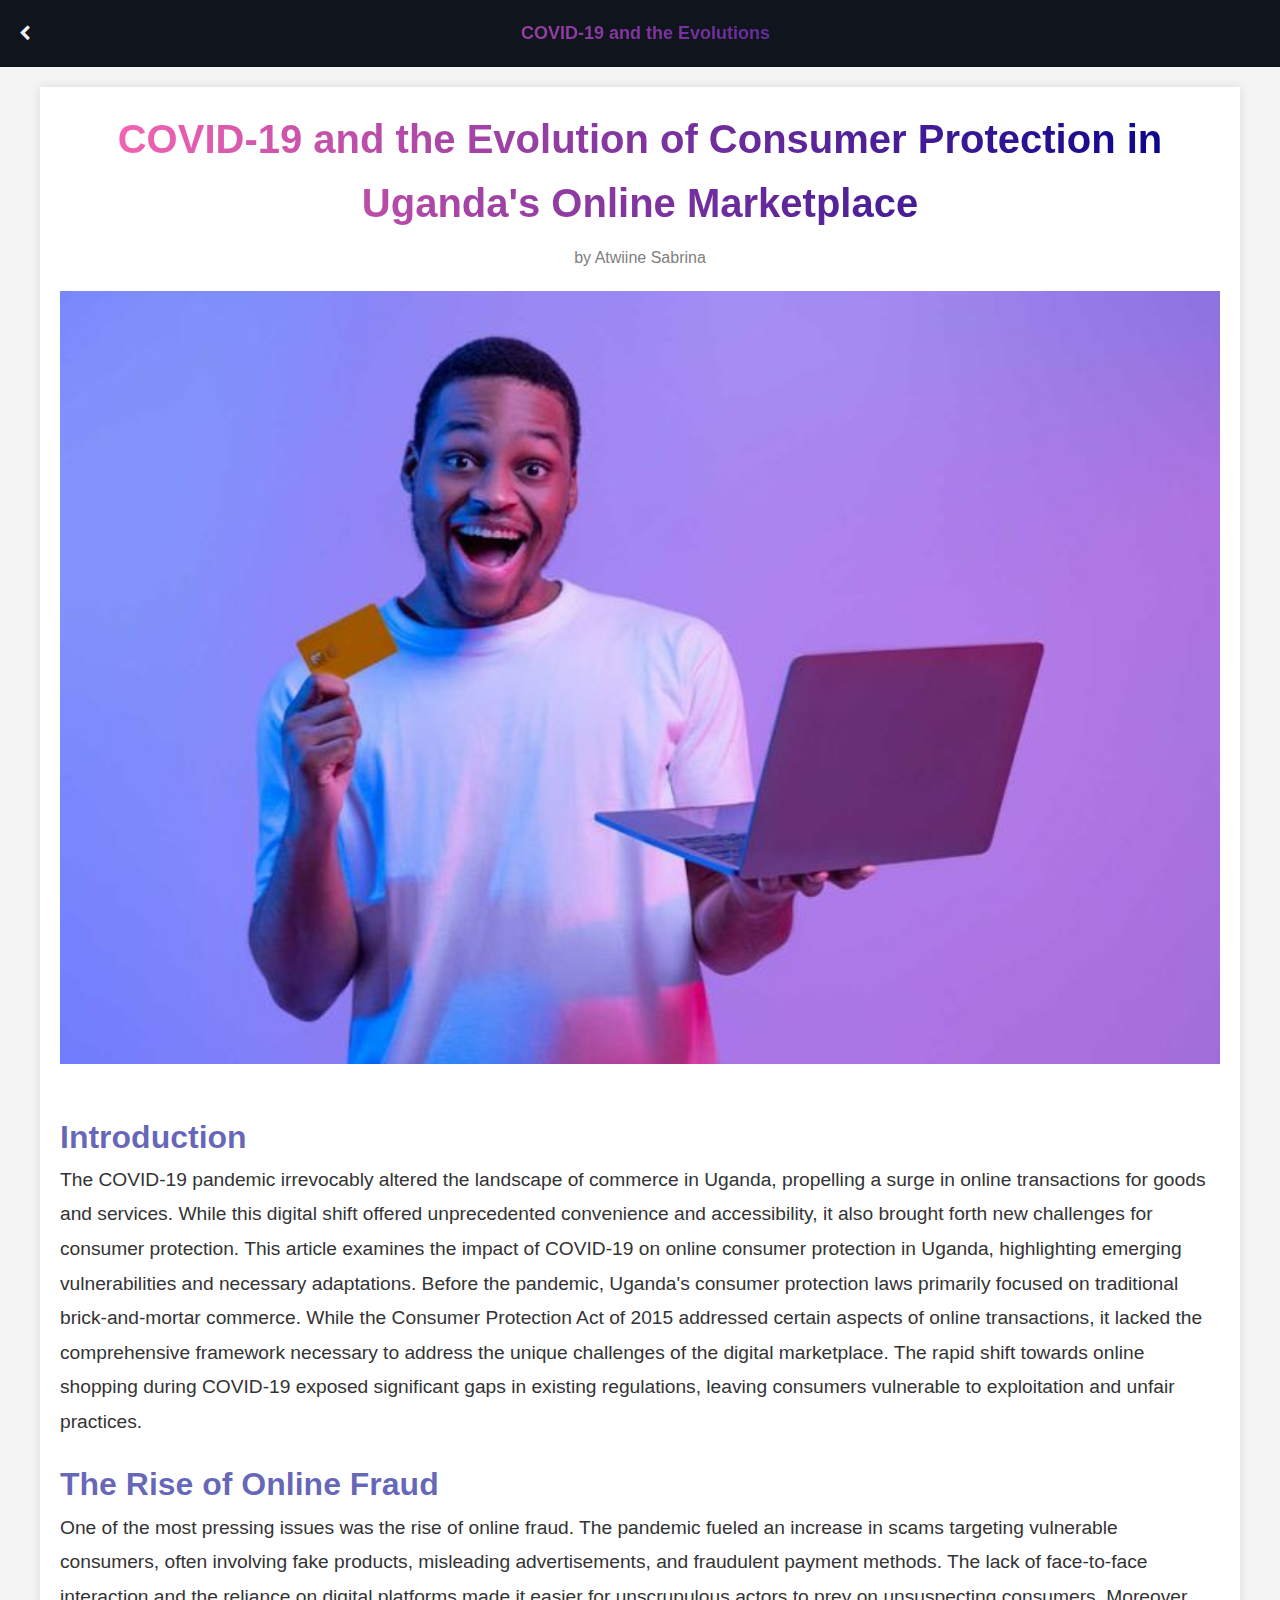
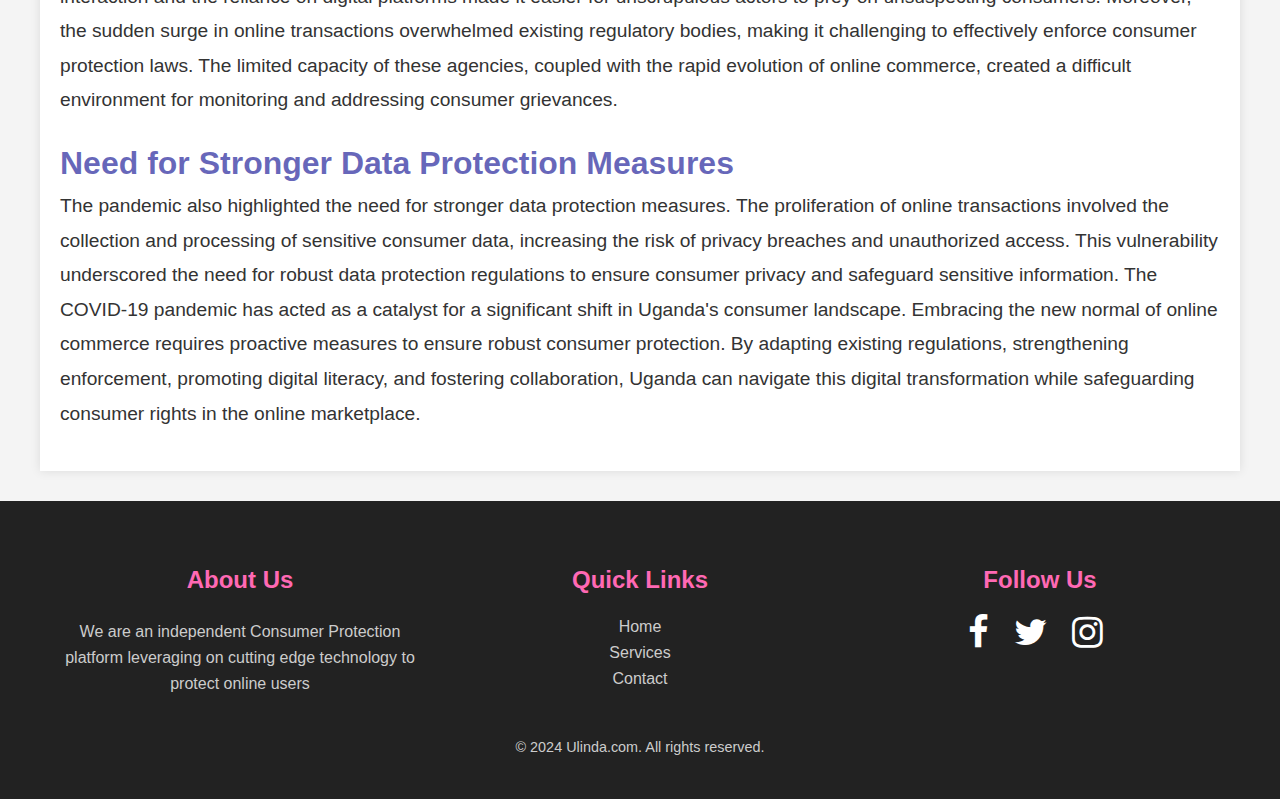
<file: routes/Blogposts/CovidEffect/Consumer-COVID-19-effects.html>
<!DOCTYPE html>
<html lang="en">

<head>
    <meta charset="UTF-8">
    <meta name="viewport" content="width=device-width, initial-scale=1.0">
    <title>COVID-19 and Consumer Protection in Uganda</title>
    <link rel="stylesheet" href="./Consumer-COVID-19-effects.css">
    <link rel="stylesheet" href="../../../index.css">
    <link rel="stylesheet" href="https://cdnjs.cloudflare.com/ajax/libs/font-awesome/4.7.0/css/font-awesome.min.css">
    <style>
        .sub-page-header {
            display: flex;
            align-items: center;
            padding: 1.2rem;
            background-color: #10151D;
            color: #f2f2f2;
        }

        .sub-page-header .prev-page {
            margin-right: auto;
            cursor: pointer;
        }

        .sub-page-header h1 {
            flex: 1;
            text-align: center;
            margin: 0;
            font-size: 18px;
        }
    </style>
</head>

<body>
    <header class="sub-page-header">
        <div class="prev-page">
            <i class="fa fa-chevron-left"></i>
        </div>
        <h1>COVID-19 and the Evolutions</h1>
    </header>
    <div class="container">
        <header>
            <h1>COVID-19 and the Evolution of Consumer Protection in Uganda's Online Marketplace</h1>
            <p class="author">by Atwiine Sabrina</p>
            <div class="image-space">
                <img src="../../../images/hero-image.png" alt="COVID-19 Effect Image">
            </div>
        </header>

        <article>
            <h2>Introduction</h2>
            <p>The COVID-19 pandemic irrevocably altered the landscape of commerce in Uganda, propelling a surge in
                online transactions for goods and services. While this digital shift offered unprecedented convenience
                and accessibility, it also brought forth new challenges for consumer protection. This article examines
                the impact of COVID-19 on online consumer protection in Uganda, highlighting emerging vulnerabilities
                and necessary adaptations.

                Before the pandemic, Uganda's consumer protection laws primarily focused on traditional brick-and-mortar
                commerce. While the Consumer Protection Act of 2015 addressed certain aspects of online transactions, it
                lacked the comprehensive framework necessary to address the unique challenges of the digital
                marketplace. The rapid shift towards online shopping during COVID-19 exposed significant gaps in
                existing regulations, leaving consumers vulnerable to exploitation and unfair practices.
            </p>
            <h2>The Rise of Online Fraud</h2>
            <p>One of the most pressing issues was the rise of online fraud. The pandemic fueled an increase in scams
                targeting vulnerable consumers, often involving fake products, misleading advertisements, and fraudulent
                payment methods. The lack of face-to-face interaction and the reliance on digital platforms made it
                easier for unscrupulous actors to prey on unsuspecting consumers.
                Moreover, the sudden surge in online transactions overwhelmed existing regulatory bodies, making it
                challenging to effectively enforce consumer protection laws. The limited capacity of these agencies,
                coupled with the rapid evolution of online commerce, created a difficult environment for monitoring and
                addressing consumer grievances.
            </p>
            <h2>Need for Stronger Data Protection Measures</h2>
            <p>The pandemic also highlighted the need for stronger data protection measures. The proliferation of online
                transactions involved the collection and processing of sensitive consumer data, increasing the risk of
                privacy breaches and unauthorized access. This vulnerability underscored the need for robust data
                protection regulations to ensure consumer privacy and safeguard sensitive information.

                The COVID-19 pandemic has acted as a catalyst for a significant shift in Uganda's consumer landscape.
                Embracing the new normal of online commerce requires proactive measures to ensure robust consumer
                protection. By adapting existing regulations, strengthening enforcement, promoting digital literacy, and
                fostering collaboration, Uganda can navigate this digital transformation while safeguarding consumer
                rights in the online marketplace.
            </p>
        </article>
    </div>
    <footer>
        <div class="footer-content">
            <div class="footer-section">
                <h4>About Us</h4>
                <p>We are an independent Consumer Protection platform leveraging on cutting edge technology to protect
                    online users</p>
            </div>
            <div class="footer-section">
                <h4>Quick Links</h4>
                <a href="#home">Home</a><br>
                <a href="#services">Services</a><br>
                <a href="#contact">Contact</a>
            </div>
            <div class="footer-section">
                <h4>Follow Us</h4>
                <ul class="social-icons">
                    <li><a href="#facebook"><i class="fa fa-facebook"></i></a></li>
                    <li><a href="#twitter"><i class="fa fa-twitter"></i></a></li>
                    <li><a href="#instagram"><i class="fa fa-instagram"></i></a></li>
                </ul>
            </div>
        </div>
        <p>&copy; 2024 Ulinda.com. All rights reserved.</p>
    </footer>

    <script>
        // NAVIGATING TO PREVIOUS PAGE
        document.addEventListener('DOMContentLoaded', () => {
            const prevPageButton = document.querySelector('.prev-page');
            prevPageButton.addEventListener('click', () => {
                window.history.back();
            });
        });
    </script>
</body>

</html>
</file>
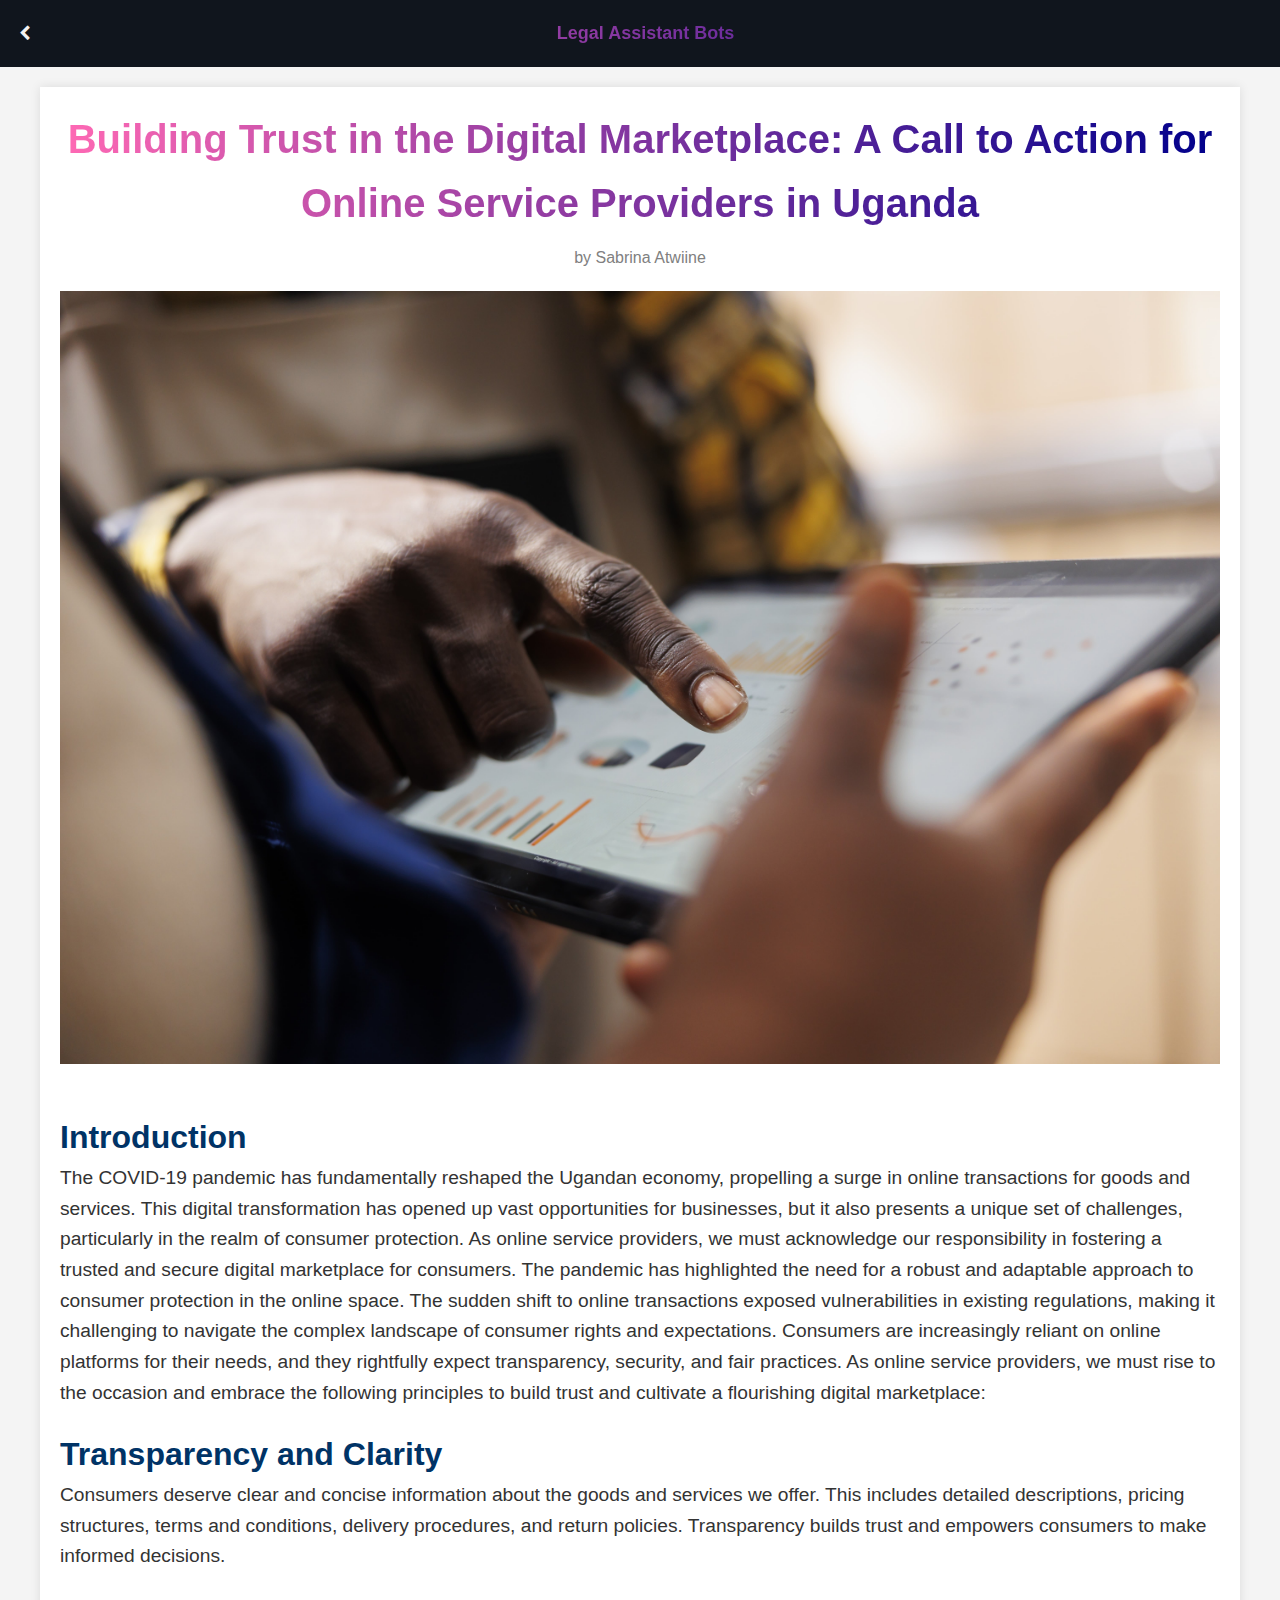
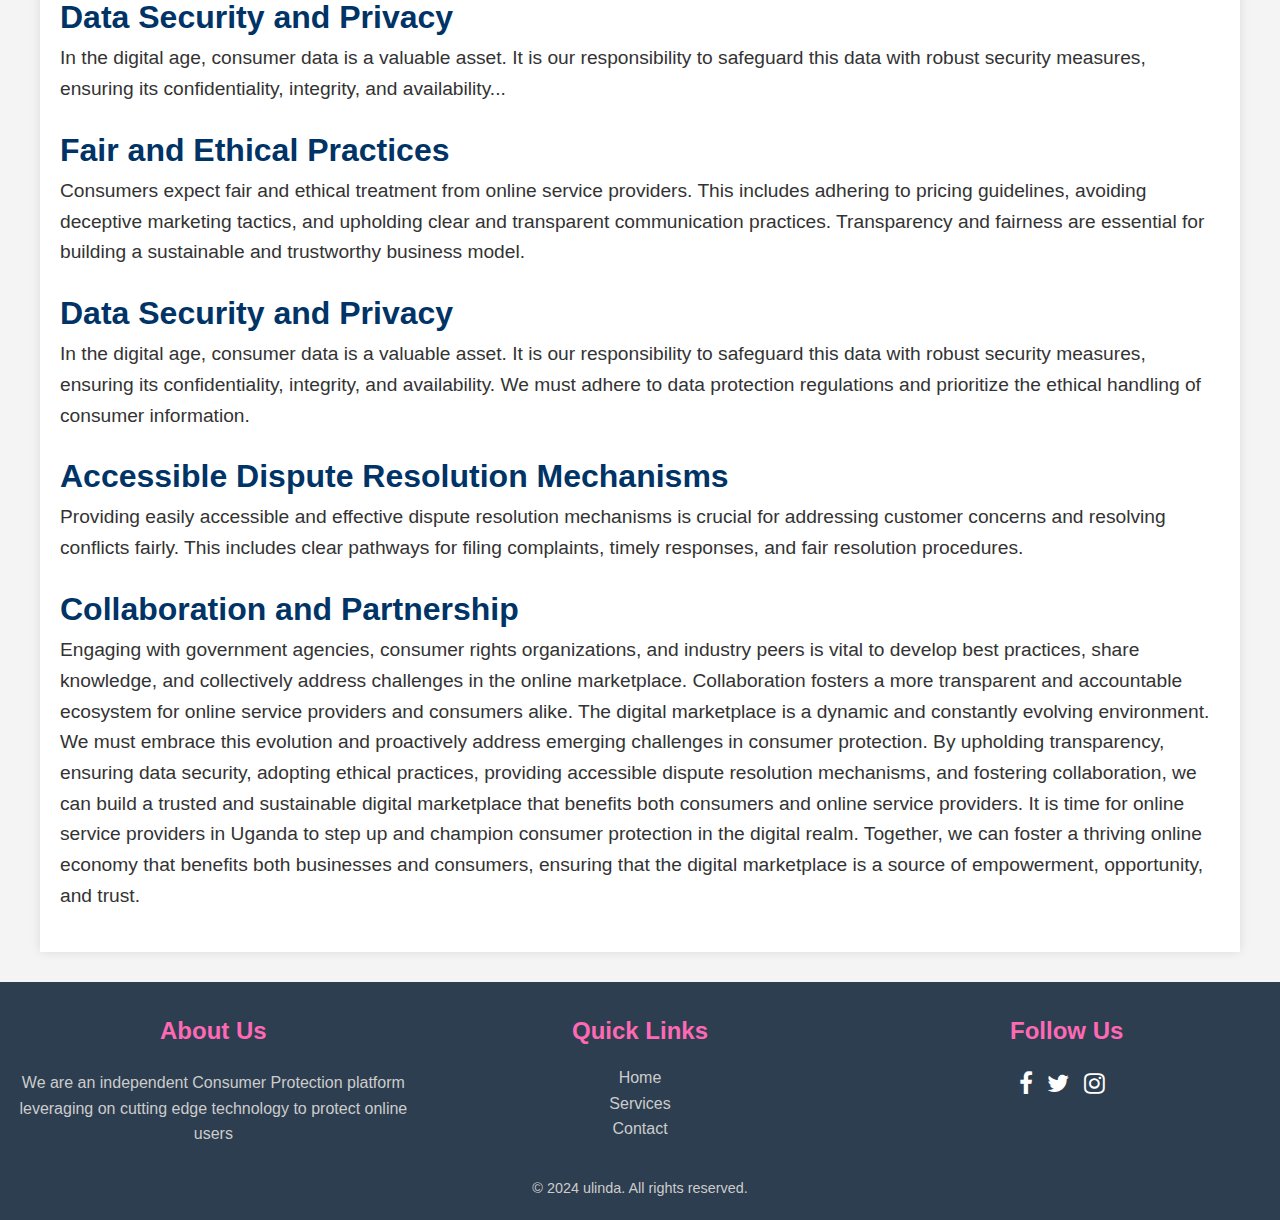
<file: routes/Blogposts/ProvidersPerspective/Service-Providers-Perspective.html>
<!DOCTYPE html>
<html lang="en">

<head>
    <meta charset="UTF-8">
    <meta name="viewport" content="width=device-width, initial-scale=1.0">
    <title>Building Trust in Uganda's Digital Marketplace</title>
    <link rel="stylesheet" href="./Service-Providers-Perspective.css">
    <link rel="stylesheet" href="https://cdnjs.cloudflare.com/ajax/libs/font-awesome/4.7.0/css/font-awesome.min.css">
    <style>
        .sub-page-header {
            display: flex;
            align-items: center;
            padding: 1.2rem;
            background-color: #10151D;
            color: #f2f2f2;
        }

        .sub-page-header .prev-page {
            margin-right: auto;
            cursor: pointer;
        }

        .sub-page-header h1 {
            flex: 1;
            text-align: center;
            margin: 0;
            font-size: 18px;
        }
    </style>
</head>

<body>
    <header class="sub-page-header">
        <div class="prev-page">
            <i class="fa fa-chevron-left"></i>
        </div>
        <h1>Legal Assistant Bots</h1>
    </header>
    <div class="container">
        <header>
            <h1>Building Trust in the Digital Marketplace: A Call to Action for Online Service Providers in Uganda</h1>
            <p class="author">by Sabrina Atwiine</p>
            <div class="image-space">
                <img src="../../../images/providers-verification.jpg" alt="Digital Marketplace Image">
            </div>
        </header>

        <article>
            <h2>Introduction</h2>
            <p>The COVID-19 pandemic has fundamentally reshaped the Ugandan economy, propelling a surge in online
                transactions for goods and services. This digital transformation has opened up vast opportunities for
                businesses, but it also presents a unique set of challenges, particularly in the realm of consumer
                protection. As online service providers, we must acknowledge our responsibility in fostering a trusted
                and secure digital marketplace for consumers.

                The pandemic has highlighted the need for a robust and adaptable approach to consumer protection in the
                online space. The sudden shift to online transactions exposed vulnerabilities in existing regulations,
                making it challenging to navigate the complex landscape of consumer rights and expectations. Consumers
                are increasingly reliant on online platforms for their needs, and they rightfully expect transparency,
                security, and fair practices.

                As online service providers, we must rise to the occasion and embrace the following principles to build
                trust and cultivate a flourishing digital marketplace:
            </p>
            <h2>Transparency and Clarity</h2>
            <p>Consumers deserve clear and concise information about the goods and services we offer. This includes
                detailed descriptions, pricing structures, terms and conditions, delivery procedures, and return
                policies. Transparency builds trust and empowers consumers to make informed decisions.</p>
            <h2>Data Security and Privacy</h2>
            <p>In the digital age, consumer data is a valuable asset. It is our responsibility to safeguard this data
                with robust security measures, ensuring its confidentiality, integrity, and availability...</p>

            <h2>Fair and Ethical Practices</h2>
            <p> Consumers expect fair and ethical treatment from online service providers. This includes adhering to
                pricing guidelines, avoiding deceptive marketing tactics, and upholding clear and transparent
                communication practices. Transparency and fairness are essential for building a sustainable and
                trustworthy business model.</p>
            <h2>Data Security and Privacy</h2>
            <p>In the digital age, consumer data is a valuable asset. It is our responsibility to safeguard this data
                with robust security measures, ensuring its confidentiality, integrity, and availability. We must adhere
                to data protection regulations and prioritize the ethical handling of consumer information.</p>
            <h2>Accessible Dispute Resolution Mechanisms</h2>
            <p>Providing easily accessible and effective dispute resolution mechanisms is crucial for addressing
                customer concerns and resolving conflicts fairly. This includes clear pathways for filing complaints,
                timely responses, and fair resolution procedures.</p>
            <h2>Collaboration and Partnership</h2>
            <p>Engaging with government agencies, consumer rights organizations, and industry peers is vital to develop
                best practices, share knowledge, and collectively address challenges in the online marketplace.
                Collaboration fosters a more transparent and accountable ecosystem for online service providers and
                consumers alike.

                The digital marketplace is a dynamic and constantly evolving environment. We must embrace this evolution
                and proactively address emerging challenges in consumer protection. By upholding transparency, ensuring
                data security, adopting ethical practices, providing accessible dispute resolution mechanisms, and
                fostering collaboration, we can build a trusted and sustainable digital marketplace that benefits both
                consumers and online service providers.

                It is time for online service providers in Uganda to step up and champion consumer protection in the
                digital realm. Together, we can foster a thriving online economy that benefits both businesses and
                consumers, ensuring that the digital marketplace is a source of empowerment, opportunity, and trust.
            </p>
        </article>

    </div>
    <footer>
        <div class="footer-content">
            <div class="footer-section">
                <h4>About Us</h4>
                <p>We are an independent Consumer Protection platform leveraging on cutting edge technology to protect
                    online users</p>
            </div>
            <div class="footer-section">
                <h4>Quick Links</h4>
                <a href="#home">Home</a><br>
                <a href="#services">Services</a><br>
                <a href="#contact">Contact</a>
            </div>
            <div class="footer-section">
                <h4>Follow Us</h4>
                <ul class="social-icons">
                    <li><a href="#facebook"><i class="fa fa-facebook"></i></a></li>
                    <li><a href="#twitter"><i class="fa fa-twitter"></i></a></li>
                    <li><a href="#instagram"><i class="fa fa-instagram"></i></a></li>
                </ul>
            </div>
        </div>
        <p>&copy; 2024 ulinda. All rights reserved.</p>
    </footer>
    <script>
        // NAVIGATING TO PREVIOUS PAGE
        document.addEventListener('DOMContentLoaded', () => {
            const prevPageButton = document.querySelector('.prev-page');
            prevPageButton.addEventListener('click', () => {
                window.history.back();
            });
        });
    </script>
</body>

</html>
</file>
<file: routes/Blog/blog-channel.css>
body {
    font-family: Arial, sans-serif;
    margin: 0;
    padding: 0;
    background-color: #f4f4f4;
}

.sub-page-header {
    display: flex;
    align-items: center;
    padding: 1.2rem;
    background-color: #10151D;
    color: #f2f2f2;
}

.sub-page-header .prev-page {
    margin-right: auto;
    cursor: pointer;
}

.sub-page-header h1 {
    flex: 1;
    text-align: center;
    margin: 0; 
    font-size: 18px;
}

main {
    padding: 2rem;
    max-width: 1000px;
    margin: auto;
}

.categories {
    background-color: #f9f9f9;
    padding: 1.5rem;
    border-radius: 8px;
    box-shadow: 0 4px 12px rgba(0, 0, 0, 0.1);
    margin-bottom: 2.5rem;
    overflow-x: auto; /* Enable horizontal scrolling */
    white-space: nowrap; /* Prevent wrapping of inline items */
    -webkit-overflow-scrolling: touch; /* Smooth scrolling on touch devices */
}

.categories::-webkit-scrollbar {
    display: none; /* Hide scrollbars for Webkit browsers */
}

.categories h2 {
    font-size: 1.75rem;
    margin-bottom: 1rem;
    color: #333;
}

.categories ul {
    display: flex; /* Align items horizontally */
    list-style: none;
    padding: 0;
    margin: 0;
}

.categories li {
    margin-right: 1.5rem; /* Space between items */
}

.categories a {
    color: #007bff;
    text-decoration: none;
    font-size: 1rem;
    transition: color 0.3s ease, text-decoration 0.3s ease;
}

.categories a:hover {
    text-decoration: underline;
    color: #0056b3;
}

.recent-articles {
    padding-bottom: 1rem;
}

.recent-articles div {
    margin-bottom: 1rem;
}

.recent-articles h2 {
    margin-top: 0;
}

/* New styles for images in articles */
.article img {
    display: block;
    max-width: 100px; /* Ensures the image doesn't exceed 100px in width */
    height: auto; /* Maintain aspect ratio */
    margin-bottom: 1rem; /* Adds space below the image */
    border-radius: 5px; /* Optional: Add a slight border-radius for aesthetics */
    box-shadow: 0 2px 8px rgba(0, 0, 0, 0.1); /* Optional: Adds a shadow effect */
}

.article h3 {
    margin-top: 0;
    font-size: 1.25rem;
}

.article p {
    font-size: 1rem;
    color: #555;
}

.article a {
    color: #007bff;
    text-decoration: none;
    font-weight: bold;
    transition: color 0.3s ease, text-decoration 0.3s ease;
}

.article a:hover {
    color: #0056b3;
    text-decoration: underline;
}
</file>
<file: routes/Bots/legal-assistant.css>
body {
    font-family: Arial, sans-serif;
    margin: 0;
    padding: 0;
    background-color: #f4f4f4;
}

.sub-page-header {
    display: flex;
    align-items: center;
    padding: 1.2rem;
    background-color: #10151D;
    color: #f2f2f2;
}

.sub-page-header .prev-page {
    margin-right: auto;
    cursor: pointer;
}

.sub-page-header h1 {
    flex: 1;
    text-align: center;
    margin: 0; 
    font-size: 18px;
}


main {
    padding: 2rem;
    max-width: 800px;
    margin: auto;
}

.overview {
    margin-bottom: 2rem;
}

.chat-container {
    background-color: #fff;
    padding: 1rem;
    border-radius: 5px;
    box-shadow: 0 0 10px rgba(0, 0, 0, 0.1);
}

.chat-box {
    border: 1px solid #ddd;
    border-radius: 5px;
    padding: 1rem;
    height: 300px;
    overflow-y: auto;
    background-color: #f9f9f9;
    margin-bottom: 1rem;
}

input[type="text"] {
    width: calc(100% - 120px);
    padding: 0.5rem;
    border: 1px solid #ddd;
    border-radius: 5px;
}

button {
    width: 100px;
    padding: 0.5rem;
    background-color: #007bff;
    color: #fff;
    border: none;
    border-radius: 5px;
    cursor: pointer;
}

button:hover {
    background-color: #0056b3;
}
</file>
<file: routes/Contract/contract-analyzer.css>
body {
    font-family: Arial, sans-serif;
    margin: 0;
    padding: 0;
    background-color: #f4f4f4;
}

.sub-page-header {
    display: flex;
    align-items: center;
    padding: 1.2rem;
    background-color: #10151D;
    color: #f2f2f2;
}

.sub-page-header .prev-page {
    margin-right: auto;
    cursor: pointer;
}

.sub-page-header h1 {
    flex: 1;
    text-align: center;
    margin: 0; 
    font-size: 18px;
}


main {
    padding: 2rem;
    max-width: 800px;
    margin: auto;
}

.upload-container {
    background-color: #fff;
    padding: 1rem;
    border-radius: 5px;
    box-shadow: 0 0 10px rgba(0, 0, 0, 0.1);
    text-align: center;
    margin-bottom: 2rem;
}

button {
    padding: 0.5rem 1rem;
    background-color: #007bff;
    color: #fff;
    border: none;
    border-radius: 5px;
    cursor: pointer;
}

button:hover {
    background-color: #0056b3;
}

.results {
    background-color: #fff;
    padding: 1rem;
    border-radius: 5px;
    box-shadow: 0 0 10px rgba(0, 0, 0, 0.1);
}
</file>
<file: routes/Faqs/faqs.css>
body {
    font-family: Arial, sans-serif;
    margin: 0;
    padding: 0;
    background-color: #f4f4f4;
}

header {
    background-color: #333;
    color: #fff;
    padding: 1rem;
    text-align: center;
}

main {
    padding: 2rem;
    max-width: 800px;
    margin: auto;
}

.faq-section {
    background-color: #fff;
    padding: 1rem;
    border-radius: 5px;
    box-shadow: 0 0 10px rgba(0, 0, 0, 0.1);
}

.faq {
    margin-bottom: 1rem;
}

.faq-question {
    width: 100%;
    padding: 1rem;
    background-color: #007bff;
    color: #fff;
    border: none;
    border-radius: 5px;
    text-align: left;
    cursor: pointer;
    font-size: 1rem;
    text-align: center;
}

.faq-answer {
    display: none;
    padding: 1rem;
    border-top: 1px solid #ddd;
}

.faq-answer p {
    margin: 0;
}

.faq-question:hover {
    background-color: #0056b3;
}
</file>
<file: routes/Reporting/reporting.css>
body {
    font-family: Arial, sans-serif;
    margin: 0;
    padding: 0;
    background-color: #f4f4f4;
}

.sub-page-header {
    display: flex;
    align-items: center;
    padding: 1.2rem;
    background-color: #10151D;
    color: #f2f2f2;
}

.sub-page-header .prev-page {
    margin-right: auto;
    cursor: pointer;
}

.sub-page-header h1 {
    flex: 1;
    text-align: center;
    margin: 0; 
    font-size: 18px;
}


main {
    padding: 2rem;
    max-width: 800px;
    margin: auto;
}

.step {
    background-color: #fff;
    padding: 1rem;
    border-radius: 5px;
    box-shadow: 0 0 10px rgba(0, 0, 0, 0.1);
}

textarea {
    width: 100%;
    padding: 0.5rem;
    margin-bottom: 1rem;
}

button {
    padding: 0.5rem 1rem;
    margin-right: 0.5rem;
    background-color: #007bff;
    color: #fff;
    border: none;
    border-radius: 5px;
    cursor: pointer;
}

button:hover {
    background-color: #0056b3;
}
</file>
<file: routes/Serviceproviders/VerifiedServiceProvider.css>
body {
    font-family: Arial, sans-serif;
    margin: 0;
    padding: 0;
}

.sub-page-header {
    display: flex;
    align-items: center;
    padding: 1.2rem;
    background-color: #10151D;
    color: #f2f2f2;
}

.sub-page-header .prev-page {
    margin-right: auto;
    cursor: pointer;
}

.sub-page-header h1 {
    flex: 1;
    text-align: center;
    margin: 0; 
    font-size: 18px;
}


main {
    padding: 1rem;
}

.search-container {
    margin-bottom: 1rem;
}

input[type="text"], select {
    padding: 0.5rem;
    margin-right: 0.5rem;
}

.provider-list {
    display: flex;
    flex-direction: column;
}

.provider-item {
    border: 1px solid #ddd;
    border-radius: 5px;
    padding: 1rem;
    margin-bottom: 0.5rem;
    background-color: #f9f9f9;
}

.provider-item h2 {
    margin-top: 0;
}
</file>
<file: routes/Blogposts/Consumerprotection/consumerprotection.css>
* {
    margin: 0;
    padding: 0;
    box-sizing: border-box;
}

body {
    font-family: Arial, sans-serif;
    line-height: 1.6;
    background-color: #f4f4f4;
    color: #333;
}

.container {
    margin: 20px auto;
    background: white;
    padding: 20px;
    box-shadow: 0 0 10px rgba(0, 0, 0, 0.1);
}

header h1 {
    font-size: 2.5em;
    margin-bottom: 10px;
    color: #FF69B4; /* Pink highlight */
    background: linear-gradient(90deg, #FF69B4, #003366); /* Gradient from pink to dark blue */
    -webkit-background-clip: text;
    -webkit-text-fill-color: transparent;
}

header .author {
    font-size: 1em;
    color: gray;
    margin-bottom: 20px;
}

.image-space img {
    width: 100%;
    height: auto;
    margin-bottom: 20px;
    border: 2px solid #003366; /* Dark blue border */
}

article h2 {
    font-size: 1.8em;
    margin-top: 20px;
    margin-bottom: 10px;
    color: #003366; /* Dark blue highlight */
}

article p {
    font-size: 1.1em;
    margin-bottom: 20px;
    color: #333; /* Standard text color */
}

footer {
    margin-top: 30px;
    text-align: center;
    color: #555;
    font-size: 0.9em;
    border-top: 2px solid #003366; /* Dark blue top border */
    padding-top: 10px; /* Padding for spacing */
}
</file>
<file: index.css>
* {
    margin: 0;
    padding: 0;
    box-sizing: border-box;
}

body {
    font-family: Arial, sans-serif;
}

/* --------------------------------------------------------------------------- */
.navbar {
    display: flex;
    align-items: center;
    justify-content: space-between;
    padding: 10px 20px;
    background-color: #fff;
    color: #001359;
    position: relative;
}

.logo img {
    width: 80px;
    height: auto;
}

.hamburger {
    display: none;
    cursor: pointer;
    flex-direction: column;
    gap: 5px;
}

.hamburger .bar {
    width: 25px;
    height: 3px;
    background-color: #001359;
    border-radius: 5px;
}

.nav-links {
    display: flex;
    gap: 20px;
    list-style: none;
}

.nav-links a {
    color: #001359;
    text-decoration: none;
    padding: 10px;
    transition: background-color 0.3s, color 0.3s;
}

.nav-links a:hover {
    color: rgb(253, 50, 141);
    border-radius: 5px;
}

.search-container {
    display: flex;
    align-items: center;
    gap: 10px;
}

.search-container input {
    padding: 5px;
    border: none;
    border-radius: 5px;
}

.search-button {
    background-color: #555;
    color: #fff;
    border: none;
    border-radius: 5px;
    padding: 5px 10px;
    cursor: pointer;
}

.auth-buttons {
    display: flex;
    gap: 10px;
}

.auth-buttons button {
    background-color: #001359;
    color: #fff;
    border: none;
    border-radius: 5px;
    padding: 10px 15px;
    cursor: pointer;
    transition: background-color 0.3s;
}

.auth-buttons button:hover {
    background-color: #666;
}

@media (max-width: 768px) {
    .nav-links {
        display: none;
        flex-direction: column;
        position: absolute;
        top: 60px;
        right: -5px;
        padding-left: 30px;
        background-color: #fff;
        padding: 10px;
        border-radius: 5px;
        width: 200px;
    }

    .nav-links.active {
        display: flex;
        z-index: 100;
    }

    .hamburger {
        display: flex;
    }

    .search-container {
        display: none;
    }

    .auth-buttons {
        display: none;
    }
}


/* ---------------------------------------------------------- */
.hero-sect {
    display: flex;
    flex-direction: column;
    justify-content: center;
    align-items: center;
    height: 400px;
    background: url('./images/hero-image.png') no-repeat center center/cover;
    color: #fff;
    text-align: center;
    position: relative;
    margin: 15px;
    border-radius: 10px;
    overflow: hidden;
    box-shadow: rgba(99, 99, 99, 0.2) 0px 2px 8px 0px;
}

.hero-sect::before {
    content: '';
    position: absolute;
    top: 0;
    left: 0;
    right: 0;
    bottom: 0;
    background: rgba(0, 0, 0, 0.6); /* Dark overlay for readability */
    z-index: 1;
}

.hero-sect h2, .hero-sect h1, .hero-sect button {
    position: relative;
    z-index: 5;
}

.hero-sect h1 {
    font-size: 1.5rem;
    margin: 0;
    font-weight: bold;
    text-shadow: 1px 1px 4px rgba(0, 0, 0, 0.7); /* Text shadow for readability */
    text-align: left;
    margin: 0 15px;
}


.hero-sect button {
    
    background: none;
    outline: none;
    border: none;
    color: #f2f2f2;
    margin-top: 15px;
    border: 1px solid rgba(253, 50, 141,0.4);
    padding: 6px 15px;
    border-radius: 6px;
}

.hero button:hover {
    background-color: #e67e22;
}

@media (max-width: 768px) {
    .hero-sect {
        height: 250px;
    }

    .hero-sect button{
        display: block;
        margin-left: 10px;
        align-self: flex-start;
    }
    .hero h1 {
        font-size: 2rem;
    }

    .hero p {
        font-size: 1.2rem;
    }

    .hero button {
        padding: 10px 20px;
        font-size: 0.9rem;
    }
}

@media (max-width: 480px) {
    .hero h1 {
        font-size: 1.5rem;
    }

    .hero p {
        font-size: 1rem;
    }
}

.hero-article{
    margin: 15px;
    margin-top: 35px;
    margin-bottom: 25px;
    border-left: 6px solid #001359;
    padding-left: 10px;
}

.hero-article p{
    font-size: 16px;
    font-weight: 400;
    line-height: 1.4;
    word-spacing: 2px;
    /* color: rgba(0, 19, 89,0.7); */
    color: #00135a;
}

/* ----------------------------------------------------------------- */
#key-features {
    background-color: #f4f4f4;
    padding: 15px;
    box-shadow: rgba(0, 0, 0, 0.16) 0px 1px 4px;
    margin-top: 30px;
  }

  .features-top{
    display: flex;
    flex-direction: row-reverse;
    align-items: center;
    justify-content: center;
    gap: 30px;
    margin: 30px 0;
  }

  .search-btn{
    background-color: #fff;
    border-radius: #333;
    display: flex;
    align-items: center;
    gap: 30px;
    width: fit-content;
    padding: 15px 20px;
    border-radius: 6px;
  }

  .search-btn input{
    outline: none;
    background: none;
    border: none;
  }
  
  .features-grid {
    display: grid;
    grid-template-columns: repeat(auto-fit, minmax(340px, 1fr));
    gap: 1.5rem;
  }
  
  .feature-card {
    background: #fff;
    border-radius: 8px;
    box-shadow: 0 4px 8px rgba(0, 0, 0, 0.1);
    padding: 0.3rem;
    text-align: center;
  }
  
  .feature-card img {
    width: 100%;
    margin-bottom: 1rem;
    border-radius: 6px;
  }
  
  .feature-card h3 {
    font-size: 24px;
    color: #001359;
  }

  .feature-card p{
    font-size: 18px;
    color: rgba(0, 19, 89, 0.5);
  }
  
  .feature-btn a{
    text-decoration: none;
    color: #fff;
    background-color: #00135a;
     padding: 10px 25px;
     border-radius: 15px;
     cursor: pointer;
     width: 100%;
     transition: 0.3s ease-in-out;
  }

  .feature-btn a:hover{
    color: #fff;
    padding: 12px 28px;
  }

  .feature-btn{
    display: flex;
    justify-content: center;
    align-items: center;
    text-align: center;
    margin: 15px 25px;
  }
.features-header p{
    line-height: 1.4;
    word-spacing: 2px;
    color: #00135a;
}
@media(max-width:767px){
    .features-top{
        flex-direction: column;
    }
    .features-header p{
        font-size: 16px;
        font-weight: 400;
        line-height: 1.4;
        word-spacing: 2px;
        color: #00135a;
    }
    .search-btn{
        width: 100%;
        justify-content: space-between;
      }
  }

  /* ---------------------------------------------------------------------------------- */
  .about-ulinda-sect {
    display: flex;
    justify-content: space-between;
    background-color: #10151D;
    gap: 30px;
    padding: 30px;
    /* margin-top:40px; */
    padding-top: 60px;
  }

  .about-ulinda-sect>*{
    flex: 1 1 50%;
  }

  .about-right-row img{
    width: 100%;
    border-radius: 15px;
  }

  .about-left-row-top{
    margin-bottom: 40px;
    padding: 10px;
    color: rgba(253, 50, 141, 0.7);
  }

  .about-left-row h2{
    font-size: 38px;
    margin-bottom: 25px;
    padding: 10px;
    color: #f2f2f2;
  }

  .about-left-row .about-left-desc{
    line-height: 1.6;
    word-spacing: 3px;
    color: rgb(242, 242, 242, 0.7);
    margin-bottom: 30px;
  }

  .about-us-btns{
    display: flex;
    justify-content: center;
    gap: 30px;
  }

  .about-us-btns>*{
    background: none;
    outline: none;
    border: none;
    background-color: #00135a;
    color: #f2f2f2;
    cursor: pointer;
    padding: 15px 25px;
    border-radius: 15px;
    transition: 0.3s ease-in-out;
    box-shadow: rgba(0, 0, 0, 0.02) 0px 1px 3px 0px, rgba(27, 31, 35, 0.15) 0px 0px 0px 1px;
  }

  .about-us-btns>a:hover{
    color: #fff;
  }

  @media(max-width:767px){
    .about-ulinda-sect{
        flex-direction: column;
    }
    .about-us-btns{
        flex-direction: column;
        gap: 15px;
    }
    .about-us-btns>*{
        width: 100%;
        padding: 10px 20px;
      }
}

/* ---------------------------------------------------------------------------------- */
.recent-articles{
    padding-top: 40px;
    margin: 15px;
}
/* .recent-articles h2{
    margin-bottom: 15px;
} */
.recent-articles h2 {
    font-size: 24px; 
    color: #001359; 
    font-family: 'Arial', sans-serif; 
    text-transform: uppercase; 
    letter-spacing: 1px; 
    margin-bottom: 20px; 
    border-bottom: 2px solid #001359;
    padding-bottom: 10px;
    text-shadow: 1px 1px 3px rgba(0, 0, 0, 0.2);
    margin-bottom: 15px;
}
#articles-list>*{
    box-shadow: rgba(0, 0, 0, 0.05) 0px 6px 24px 0px, rgba(0, 0, 0, 0.08) 0px 0px 0px 1px;
    width: fit-content;
    padding: 15px 30px;
    border-radius: 6px;
}
.article h3{
    margin-bottom: 15px;
}

/* ---------------------------------------------------------------------------------- */
.cta{
    padding: 100px;
    margin: 15px;
    border-radius: 20px;
    background-color: #f2f2f2;
    color: #333;
}

.cta-btn{
    background: none;
    border: none;
    outline: none;
    background-color: rgba(0, 19, 89, 0.8);
    color: #f2f2f2;
    padding: 10px 20px;
    border-radius: 10px;
    cursor: pointer;
    transition: 0.3s ease-in-out;
    margin-top: 20px;
}

.cta-btn:hover{
    color: #fff;
}

@media(max-width:767px){
    .cta{
        padding: 50px;
    }
    .cta-btn{
        padding: 10px 20px;
    }
}
  /* ----------------------------------------------------------------------- */
  #team {
    text-align: center;
    padding: 50px 20px;
    background-color: #f6f4f4;
    box-shadow: rgba(0, 0, 0, 0.12) 0px 1px 3px, rgba(0, 0, 0, 0.24) 0px 1px 2px;
}

#team h2 {
    font-size: 2em;
    margin-bottom: 20px;
}

.team-container {
    display: flex;
    justify-content: center;
    flex-wrap: wrap;
    gap: 20px;
}

.team-member {
    position: relative;
    background: white;
    border-radius: 10px;
    box-shadow: 0 0 10px rgba(0, 0, 0, 0.1);
    overflow: hidden;
    width: 220px;
    text-align: center;
    padding: 20px;
}

.team-member img {
    border-radius: 50%;
    width: 100px;
    height: 100px;
    object-fit: cover;
    margin-bottom: 10px;
}

.team-member h3 {
    font-size: 1.2em;
    margin-bottom: 5px;
}

.team-member p {
    color: #666;
}

/* Info button styling */
.info-btn {
    position: absolute;
    top: 10px;
    right: 10px;
    background: #007BFF;
    color: white;
    border-radius: 50%;
    width: 30px;
    height: 30px;
    display: flex;
    align-items: center;
    justify-content: center;
    text-decoration: none;
    font-size: 16px;
    transition: background 0.3s;
}

.info-btn:hover {
    background: #0056b3;
}
  /* --------------------------------------------------------------------------- */
  footer {
    background-color: #222;
    color: #fff;
    padding: 40px 20px;
    text-align: center;
}
.footer-content {
    display: flex;
    justify-content: space-between;
    flex-wrap: wrap;
    max-width: 1200px;
    margin: 0 auto;
}
.footer-section {
    flex: 1;
    padding: 10px;
    min-width: 200px;
    margin: 10px;
}
.footer-section h4 {
    margin-bottom: 15px;
    font-size: 1.5em;
}
a {
    color: #fff;
    text-decoration: none;
    transition: color 0.3s;
}

.social-icons {
    list-style-type: none;
    padding: 0;
    display: flex;
    justify-content: center;
    gap: 15px;
}
.social-icons li {
    display: inline;
}
.social-icons i {
    font-size: 1.5em;
    transition: color 0.3s;
}
.social-icons i:hover {
    color: rgb(253, 50, 141);
}
@media (max-width: 600px) {
    .footer-content {
        flex-direction: column;
        align-items: start;
        justify-content: start;
        text-align: left;
    }
}
</file>
<file: routes/Blogposts/CovidEffect/Consumer-COVID-19-effects.css>
/* Global Styles */
* {
    margin: 0;
    padding: 0;
    box-sizing: border-box;
}

body {
    font-family: Arial, sans-serif;
    background-color: #f4f4f4;
    color: #333;
    line-height: 1.6;
    margin: 0;
}

.container {
    width: 100%;
    max-width: 1200px;
    margin: 20px auto;
    background-color: white;
    padding: 20px;
    box-shadow: 0 0 10px rgba(0, 0, 0, 0.1);
}

/* Header Styles */
header h1 {
    font-size: 2.5em;
    text-align: center;
    margin-bottom: 10px;
    background: linear-gradient(90deg, #FF69B4, #00008B); /* Gradient from pink to dark blue */
    -webkit-background-clip: text;
    -webkit-text-fill-color: transparent;
}

.author {
    text-align: center;
    font-size: 1em;
    color: gray;
    margin-bottom: 20px;
}

.image-space img {
    width: 100%;
    height: auto;
    margin-bottom: 20px;
}

/* Article Section */
article h2 {
    font-size: 2em;
   
    margin-top: 20px;
    color: rgba(0, 0, 139, 0.6);
}

article p {
    font-size: 1.2em;
    margin-bottom: 20px;
    line-height: 1.8;
    color: #333; /* Standard text color */
}

/* Footer Styles */
footer {
    margin-top: 30px;
    background-color: #00008B; /* Dark blue background */
    color: white;
    padding: 20px 0;
    text-align: center;
}

.footer-content {
    display: flex;
    justify-content: space-around;
    flex-wrap: wrap;
}

.footer-section {
    flex: 1;
    min-width: 250px;
}

.footer-section h4 {
    font-size: 1.5em;
    margin-bottom: 15px;
    color: #FF69B4; /* Pink accent for headings */
}

.footer-section p,
.footer-section a {
    color: #ccc;
    font-size: 1em;
    text-decoration: none;
}

.footer-section a:hover {
    color: #fff;
}

.social-icons {
    list-style-type: none;
    padding: 0;
}

.social-icons li {
    display: inline-block;
    margin-right: 10px;
}

.social-icons li a {
    color: white;
    font-size: 1.5em;
    text-decoration: none;
}

.social-icons li a:hover {
    color: #FFD700; /* Gold hover effect */
}

/* Copyright Section */
footer p {
    margin-top: 20px;
    font-size: 0.9em;
    color: #ccc;
}

/* Responsive Design */
@media (max-width: 768px) {
    header h1 {
        font-size: 2em;
    }

    article h2 {
        font-size: 1.6em;
    }

    article p {
        font-size: 1.1em;
    }

    .footer-content {
        flex-direction: column;
        align-items: center;
    }

    .footer-section {
        text-align: center;
    }
}
</file>
<file: routes/Blogposts/ProvidersPerspective/Service-Providers-Perspective.css>
/* Global Styles */
* {
    margin: 0;
    padding: 0;
    box-sizing: border-box;
}

body {
    font-family: Arial, sans-serif;
    background-color: #f4f4f4;
    color: #333;
    line-height: 1.6;
}

.container {
    max-width: 1200px;
    margin: 20px auto;
    background-color: white;
    padding: 20px;
    box-shadow: 0 0 10px rgba(0, 0, 0, 0.1);
}

/* Header Styles */
header h1 {
    font-size: 2.5em;
    text-align: center;
    margin-bottom: 10px;
    background: linear-gradient(90deg, #FF69B4, #00008B);
    -webkit-background-clip: text;
    -webkit-text-fill-color: transparent;
}

header .author {
    text-align: center;
    font-size: 1em;
    color: gray;
    margin-bottom: 20px;
}

.image-space img {
    width: 100%;
    height: auto;
    margin-bottom: 20px;
}

/* Article Section */
article h2 {
    font-size: 2em;
    color: #003366; /* Dark Blue highlight */
    margin-top: 20px;
}

article p {
    font-size: 1.2em;
    margin-bottom: 20px;
}

/* Footer Styles */
footer {
    margin-top: 30px;
    background-color: #2C3E50;
    color: white;
    padding: 20px 0;
    text-align: center;
}

.footer-content {
    display: flex;
    justify-content: space-around;
    flex-wrap: wrap;
}

.footer-section {
    flex: 1;
    min-width: 250px;
    padding: 10px;
}

.footer-section h4 {
    font-size: 1.5em;
    margin-bottom: 15px;
    color: #FF69B4;
}

.footer-section p,
.footer-section a {
    color: #ccc;
    font-size: 1em;
    text-decoration: none;
}

.footer-section a:hover {
    color: #fff;
}

.social-icons {
    list-style-type: none;
    padding: 0;
}

.social-icons li {
    display: inline-block;
    margin-right: 10px;
}

.social-icons li a {
    color: white;
    font-size: 1.5em;
    text-decoration: none;
}

.social-icons li a:hover {
    color: #FFD700; /* Gold hover effect */
}

/* Copyright Section */
footer p {
    margin-top: 20px;
    font-size: 0.9em;
    color: #ccc;
}

/* Responsive Design */
@media (max-width: 768px) {
    header h1 {
        font-size: 2em;
    }

    article h2 {
        font-size: 1.6em;
    }

    article p {
        font-size: 1.1em;
    }

    .footer-content {
        flex-direction: column;
        align-items: center;
    }

    .footer-section {
        text-align: center;
    }
}
</file>
